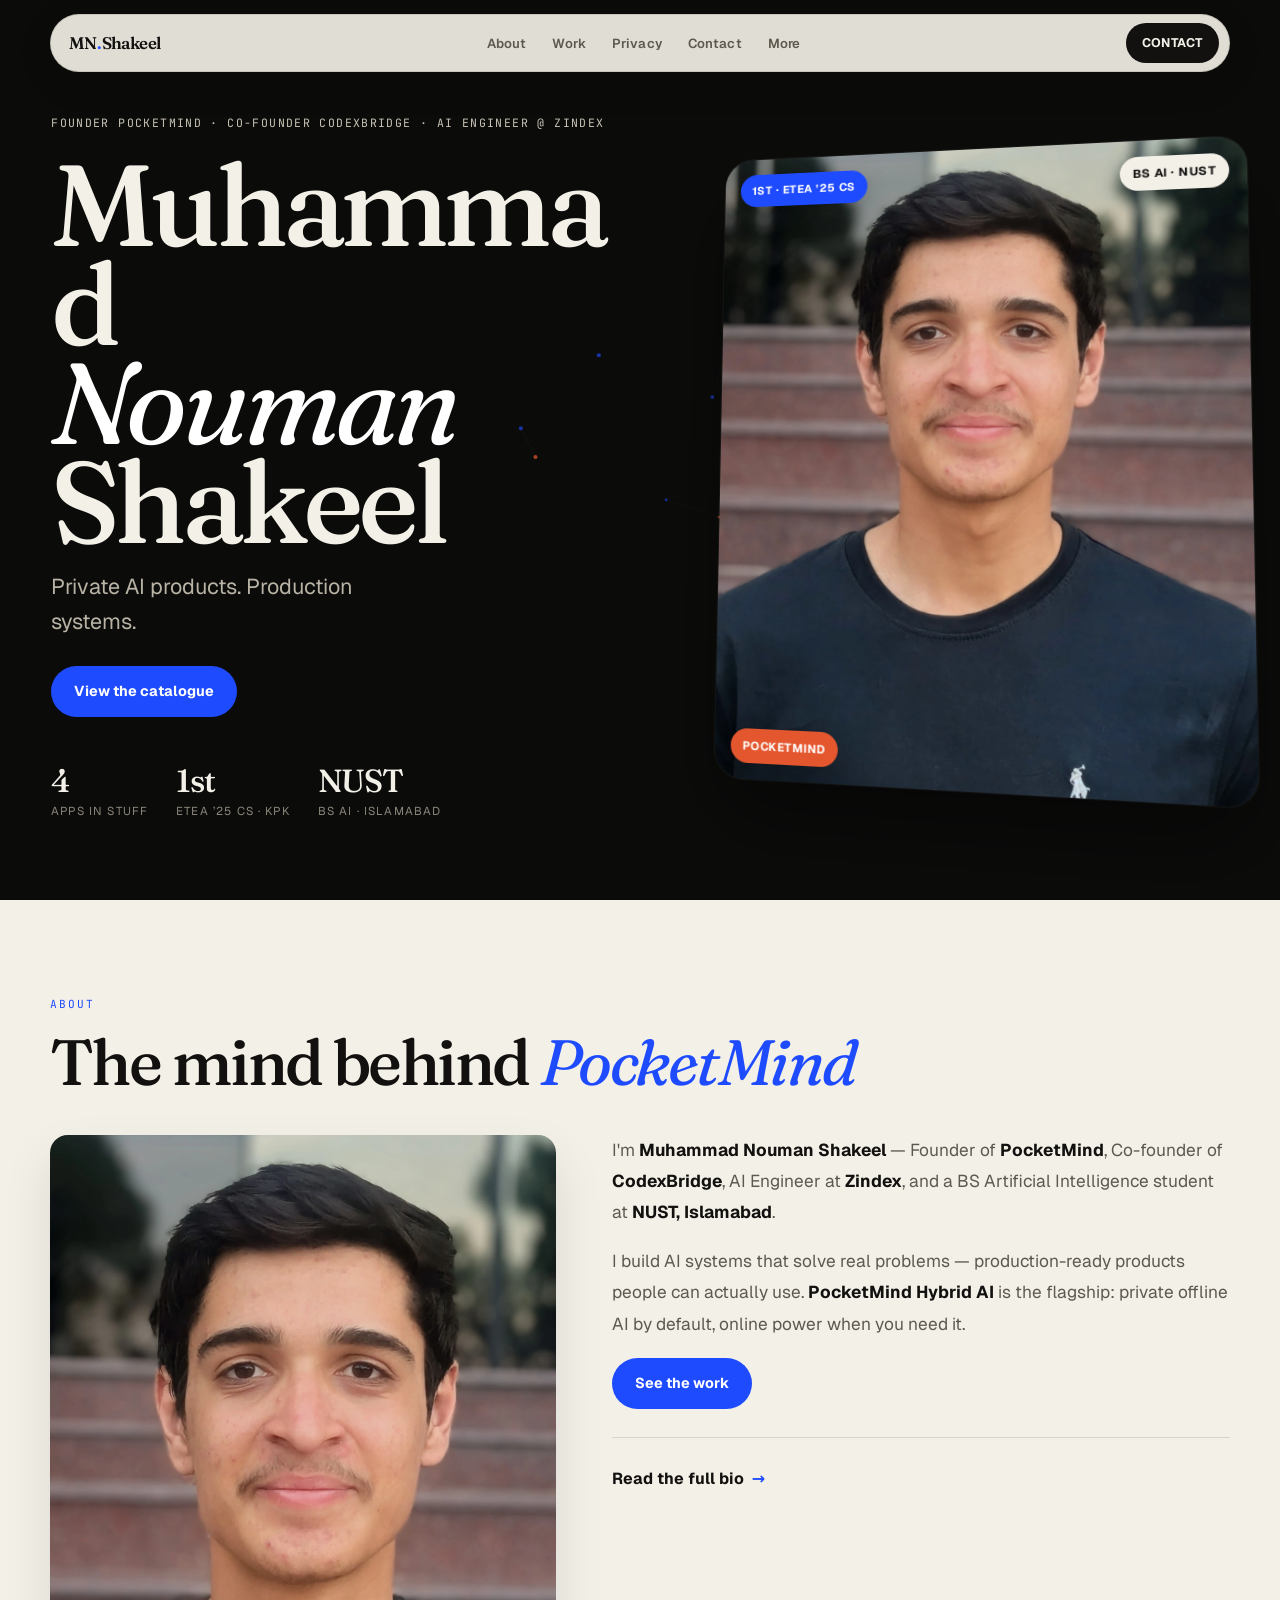
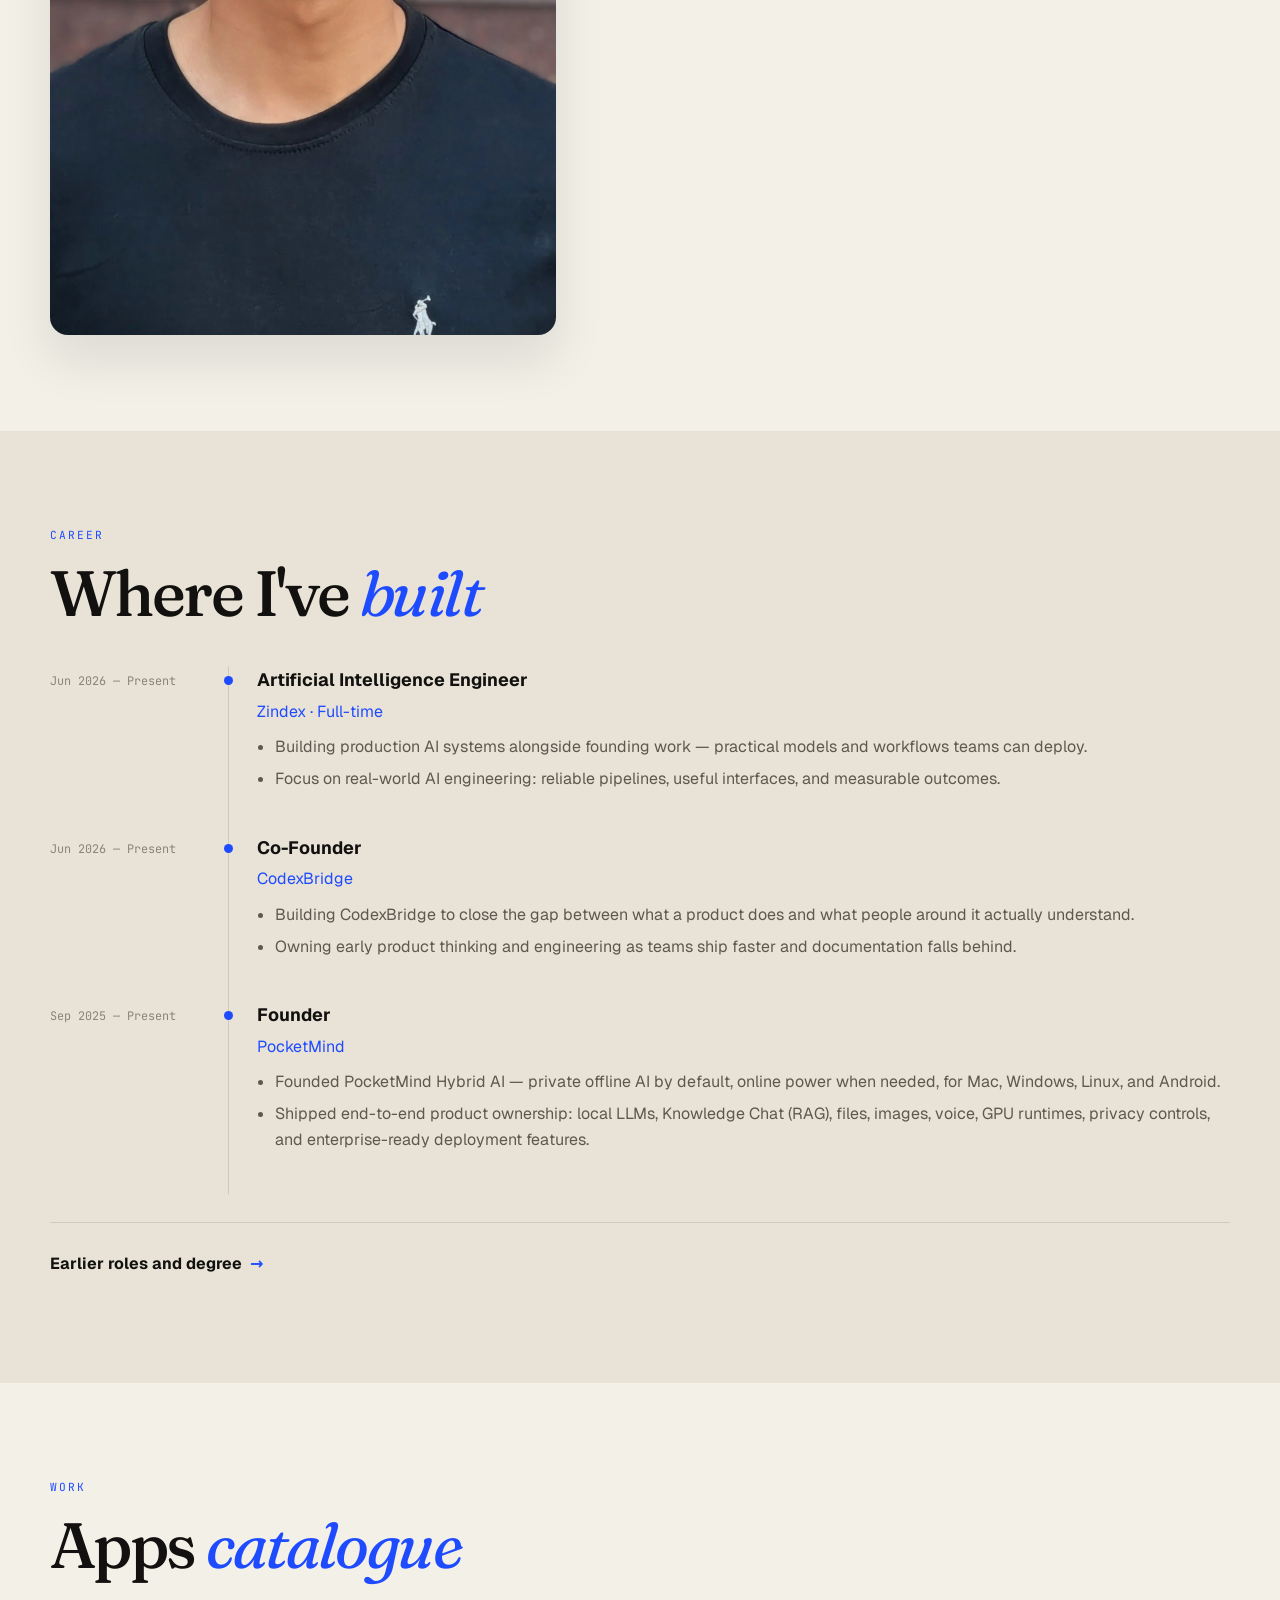
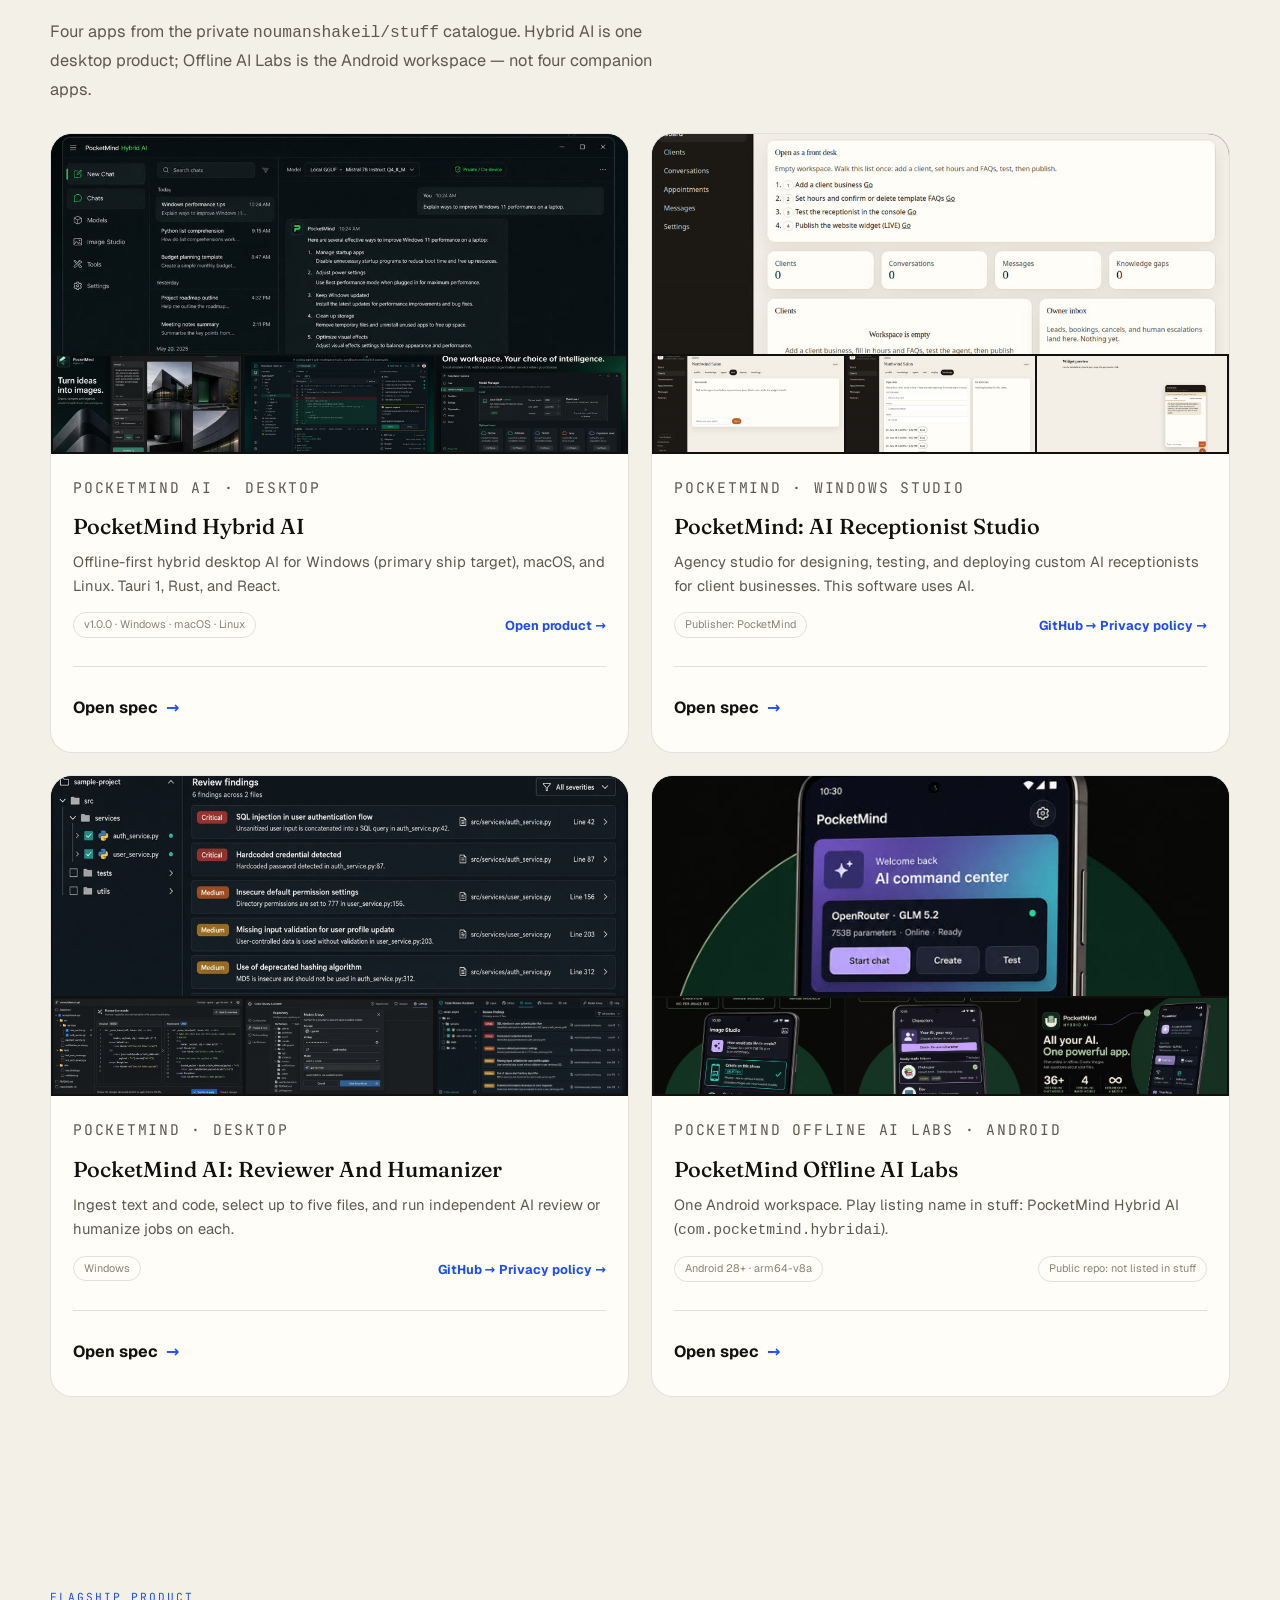
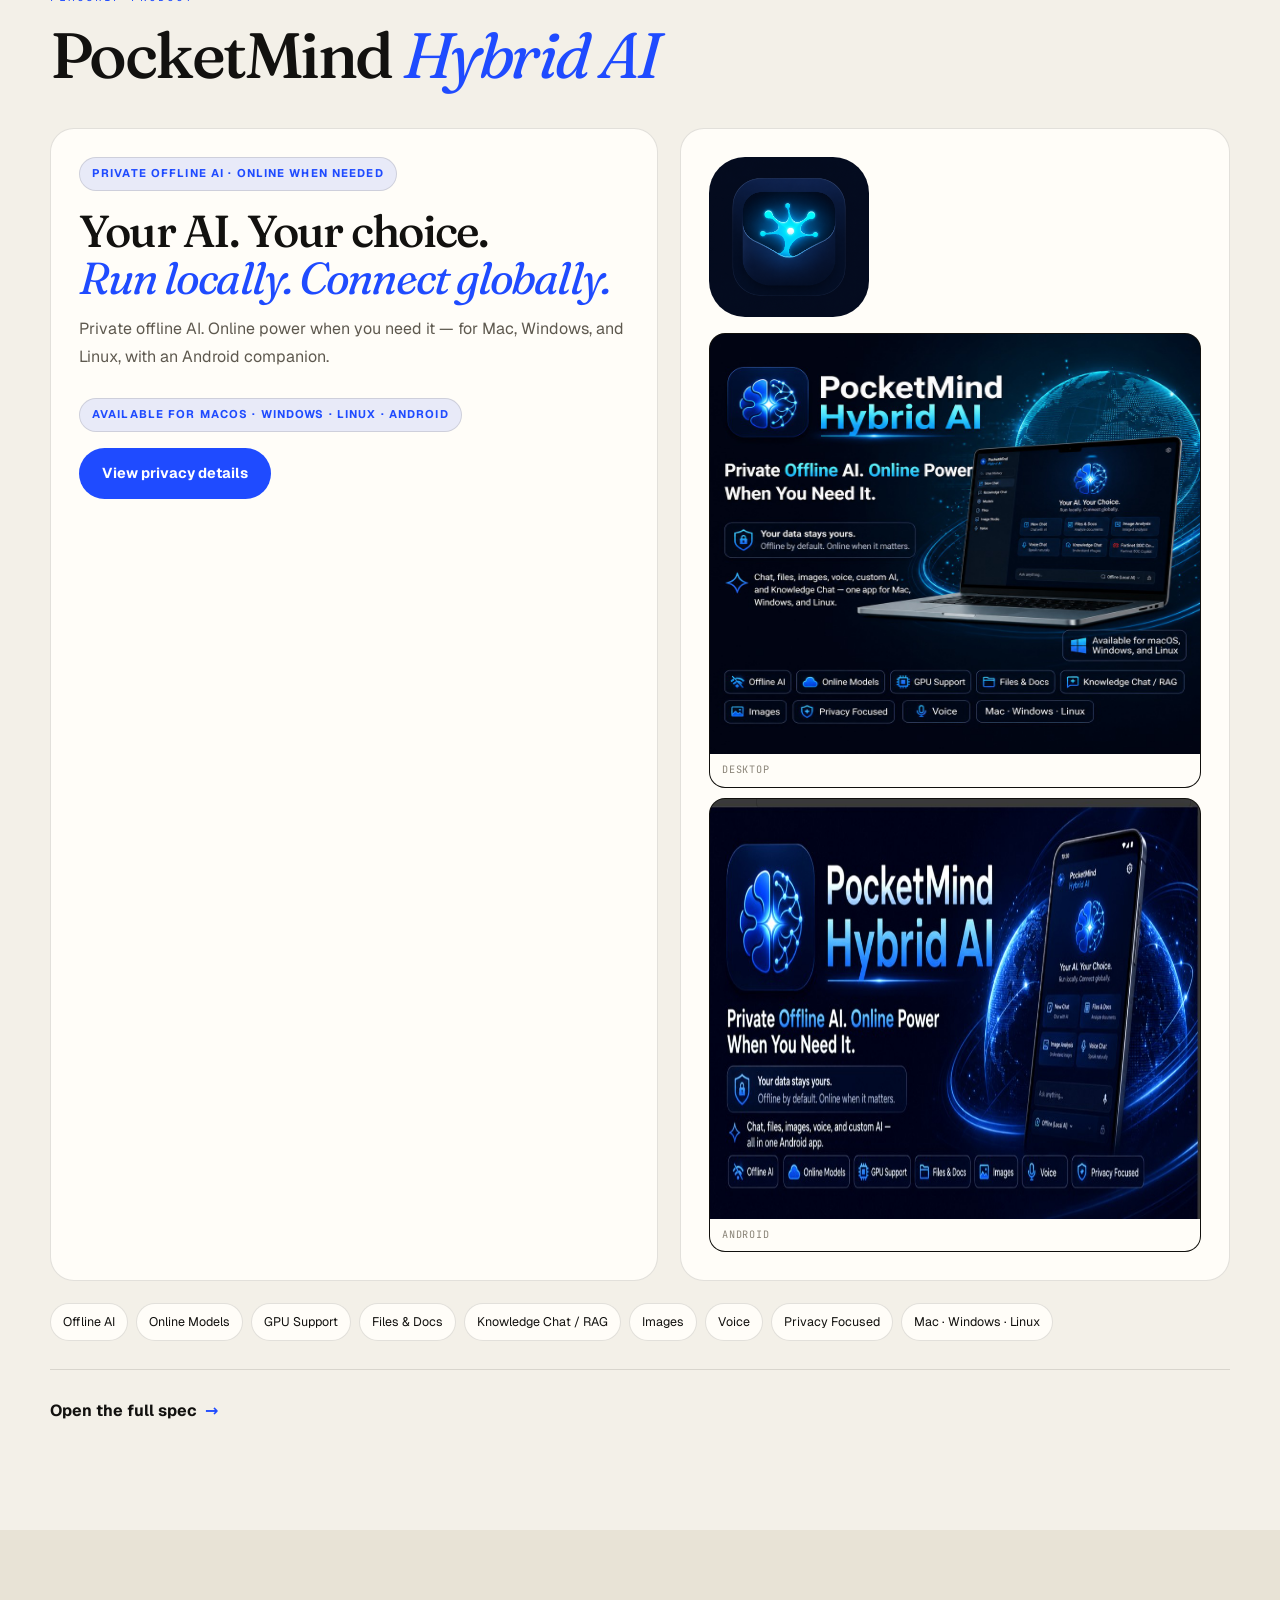
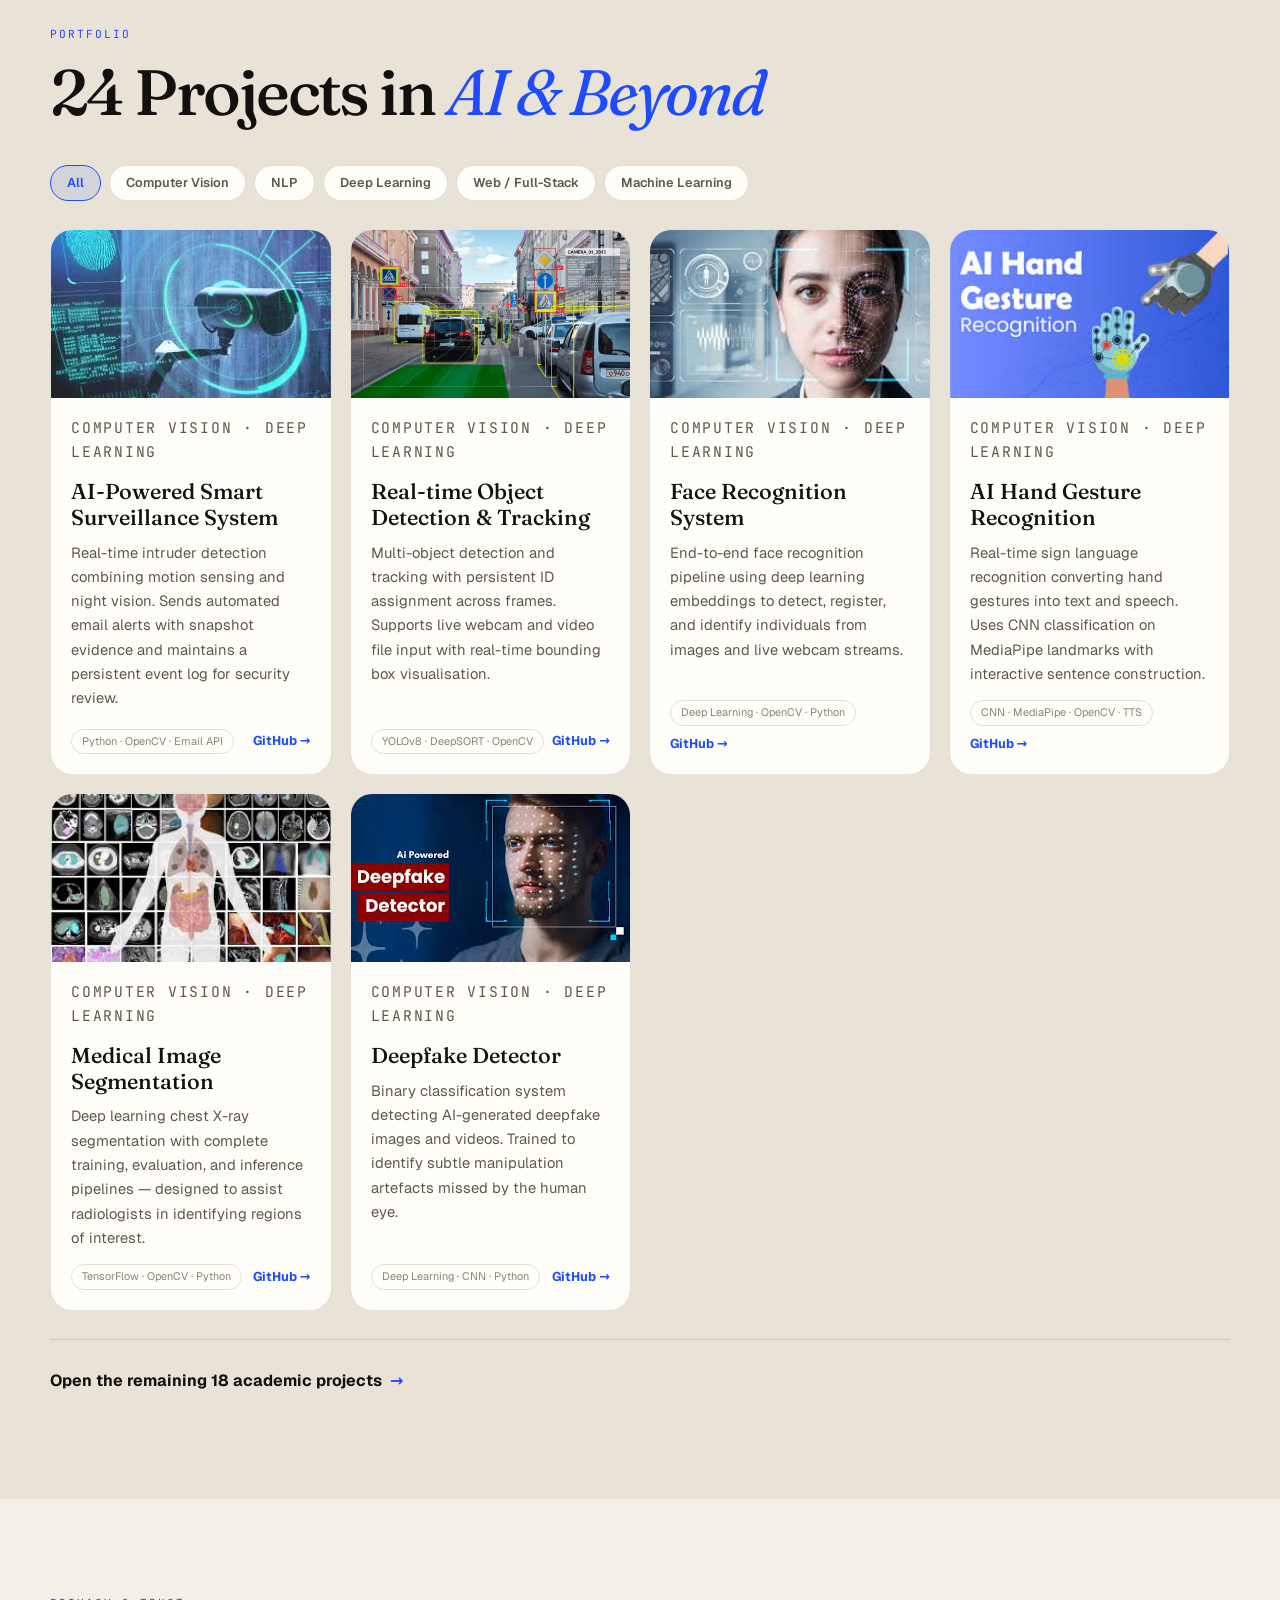
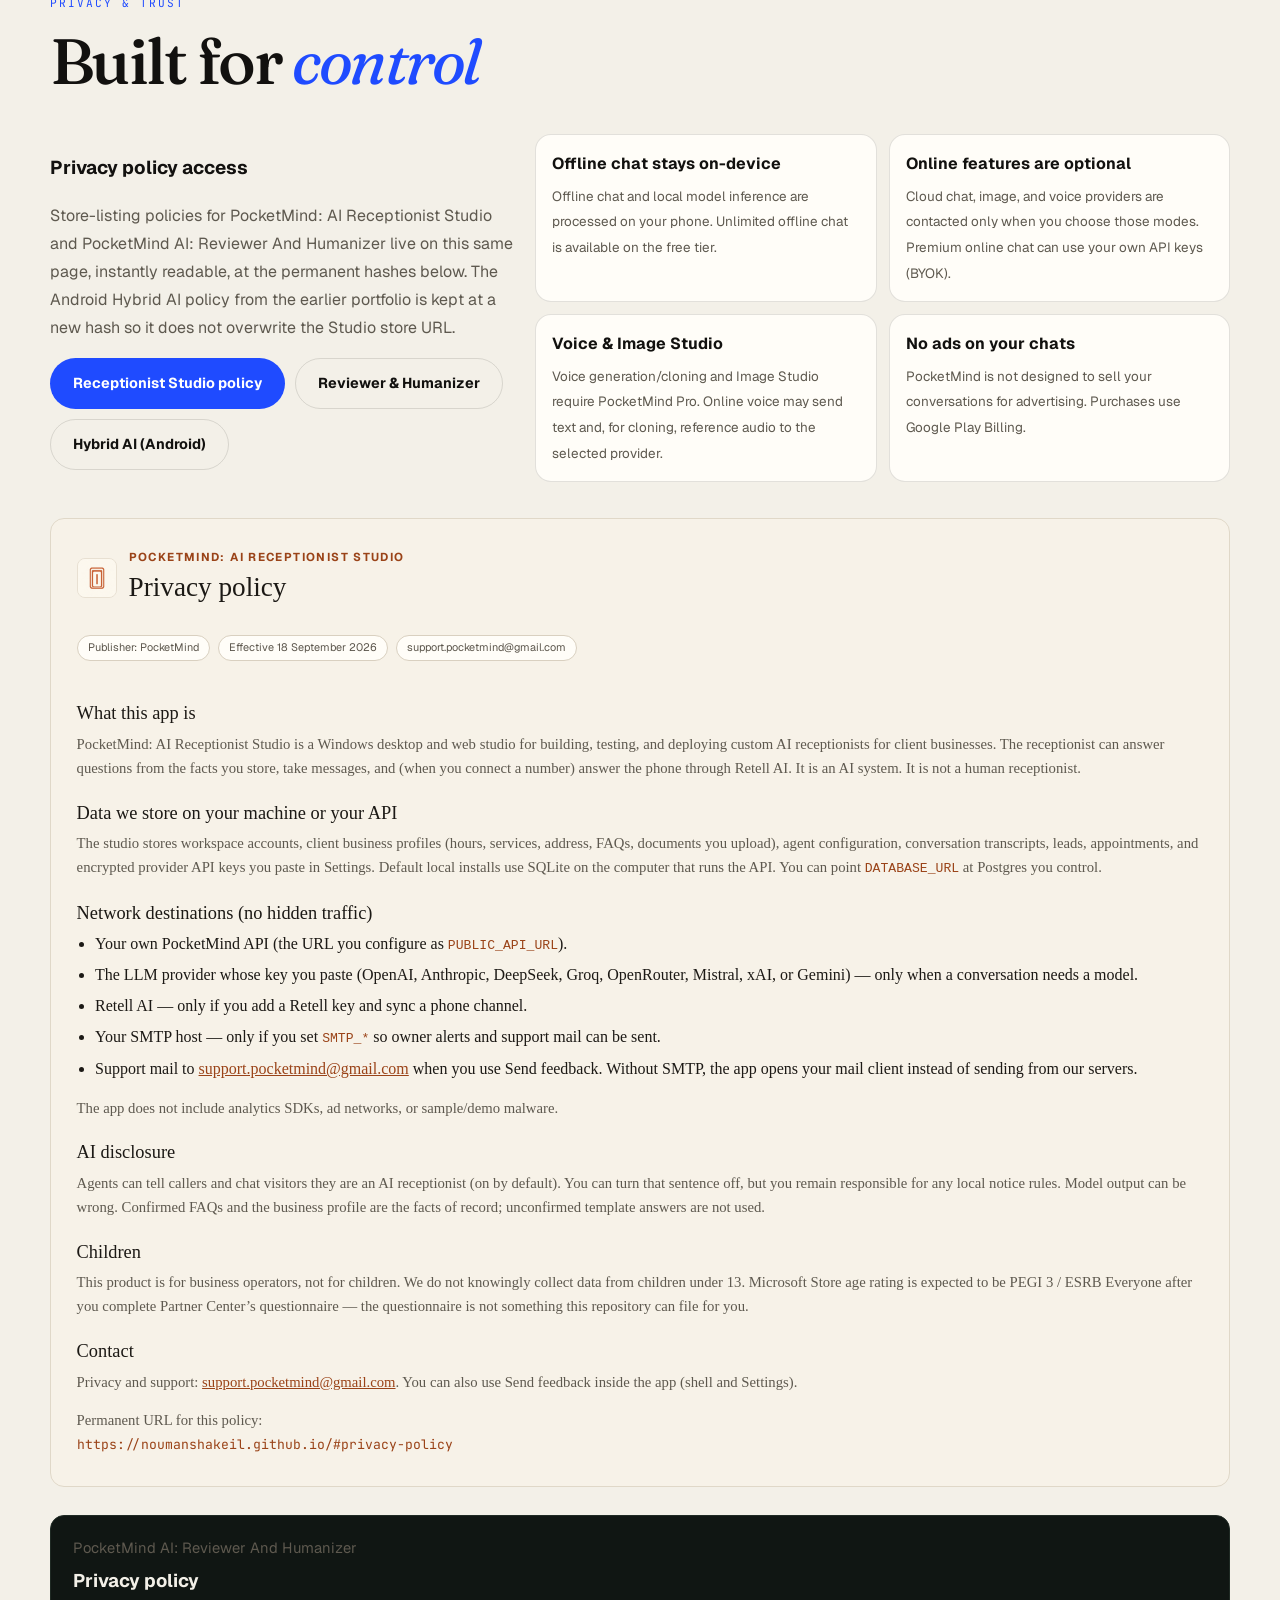
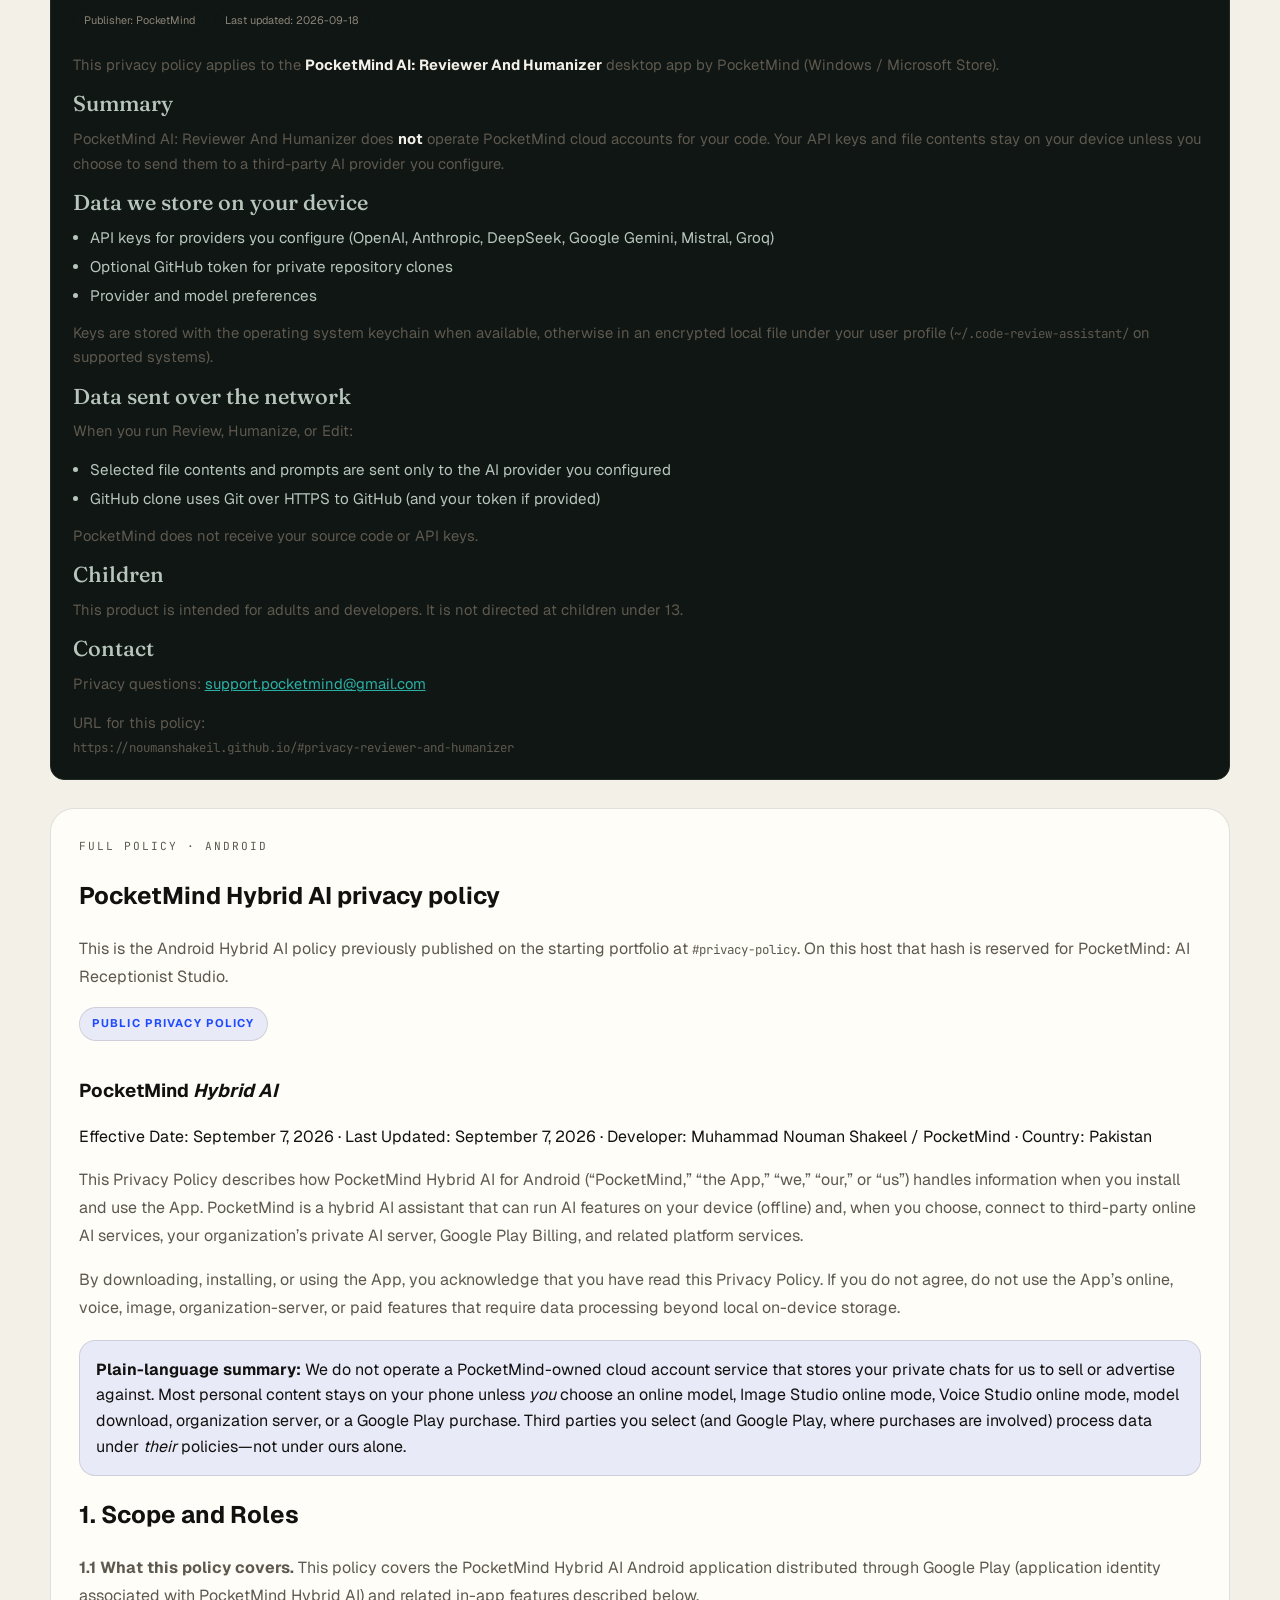
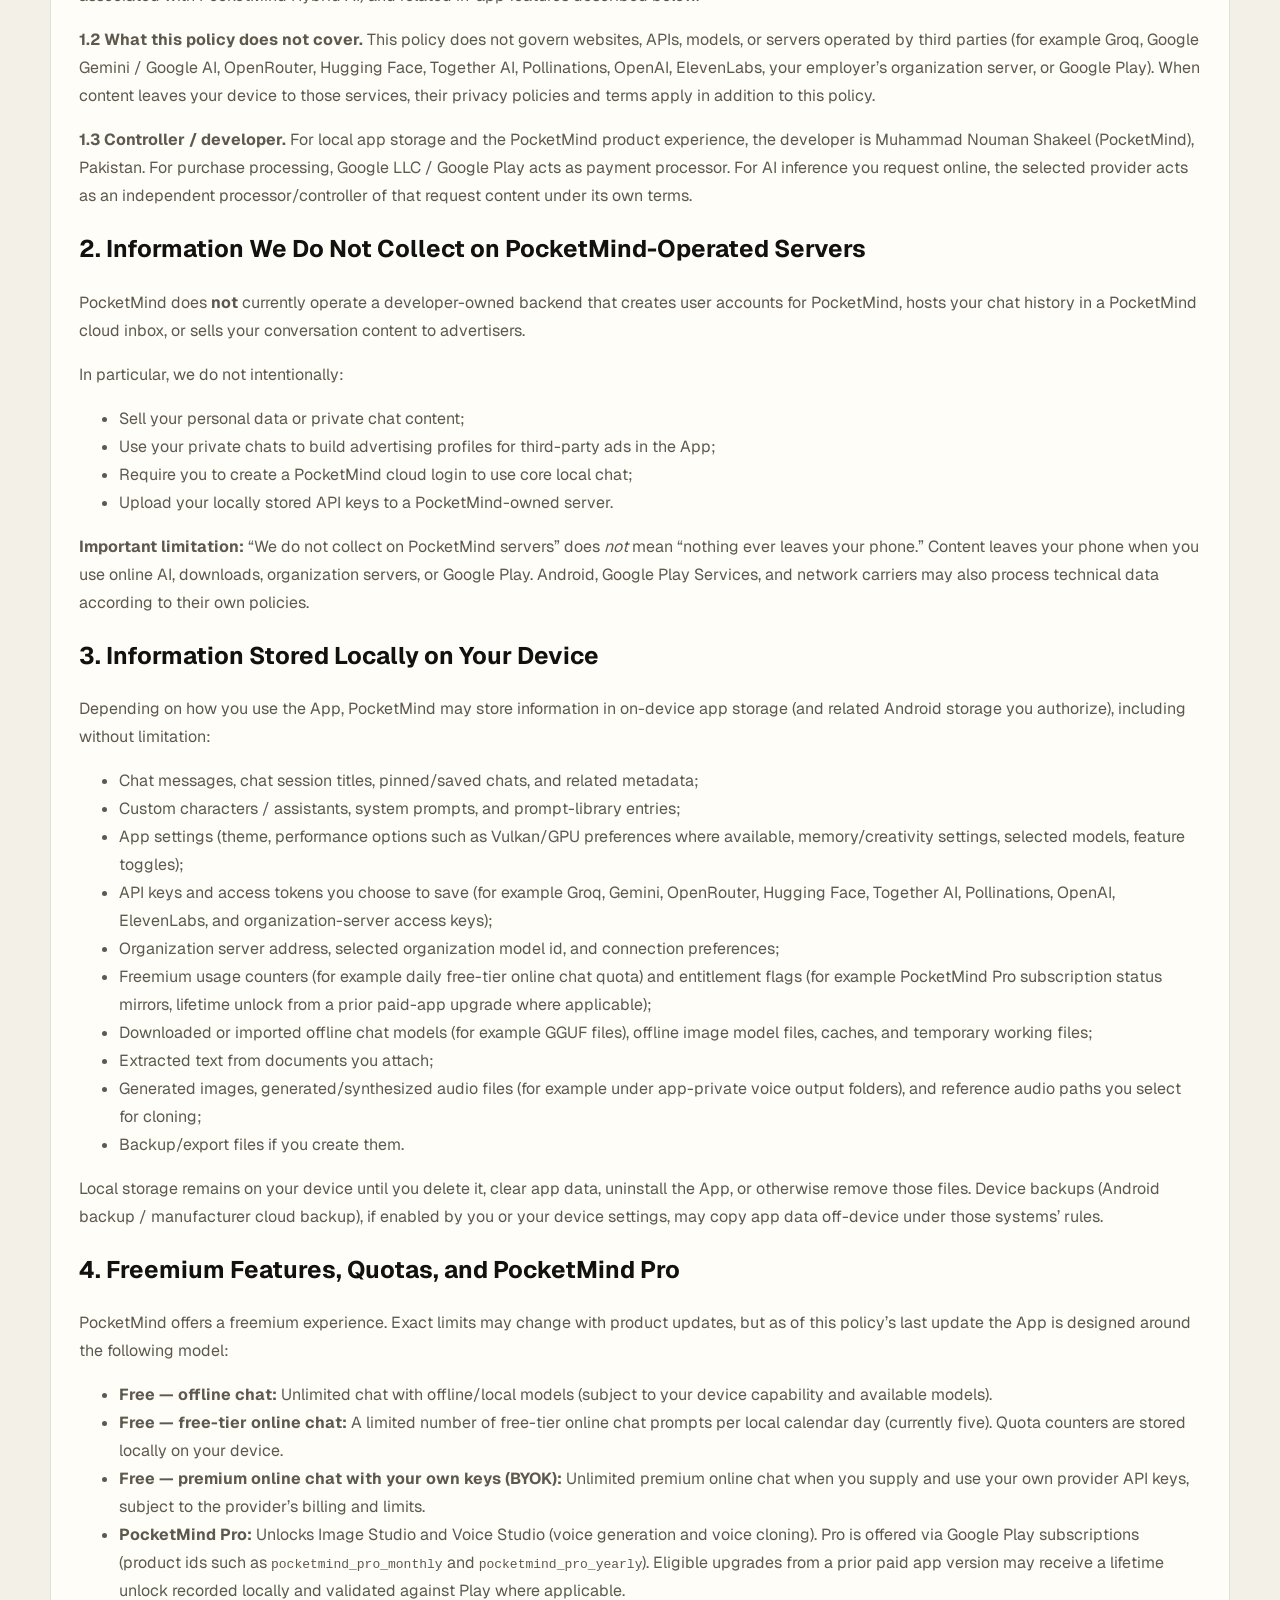
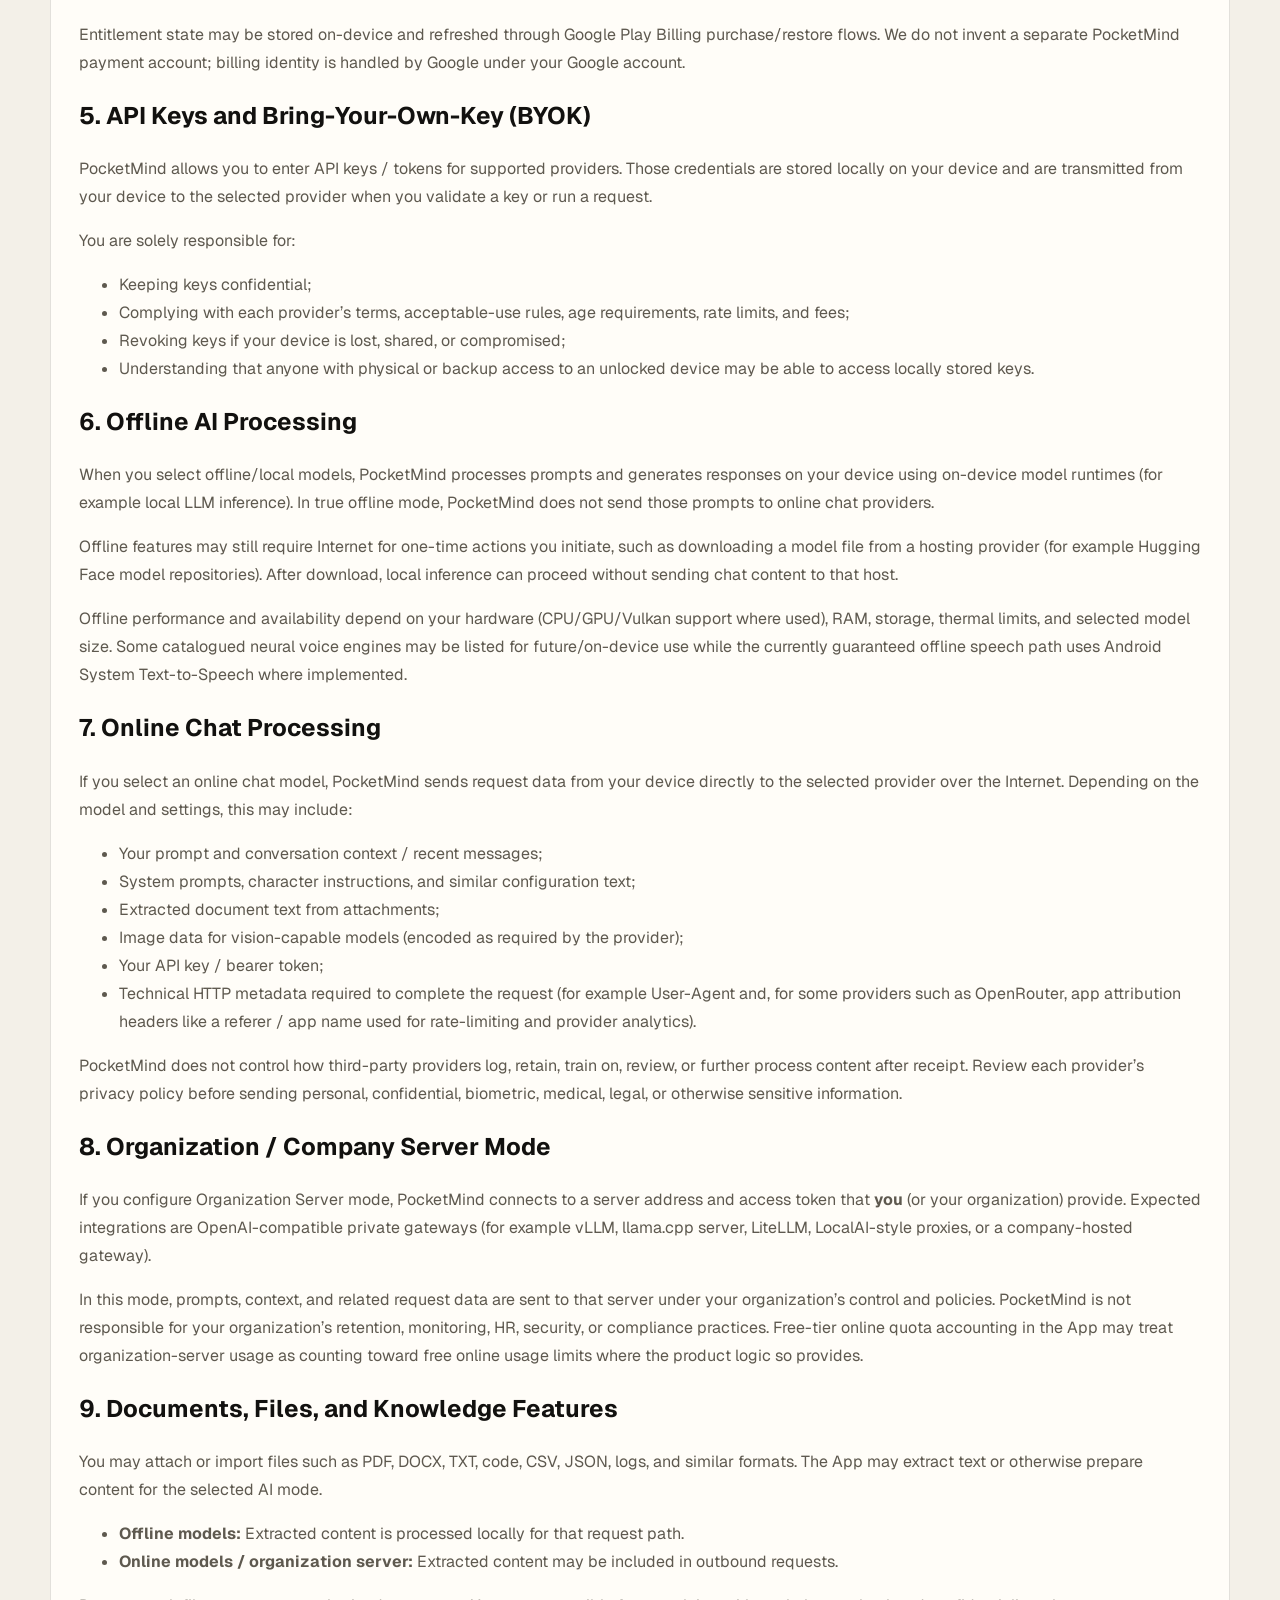
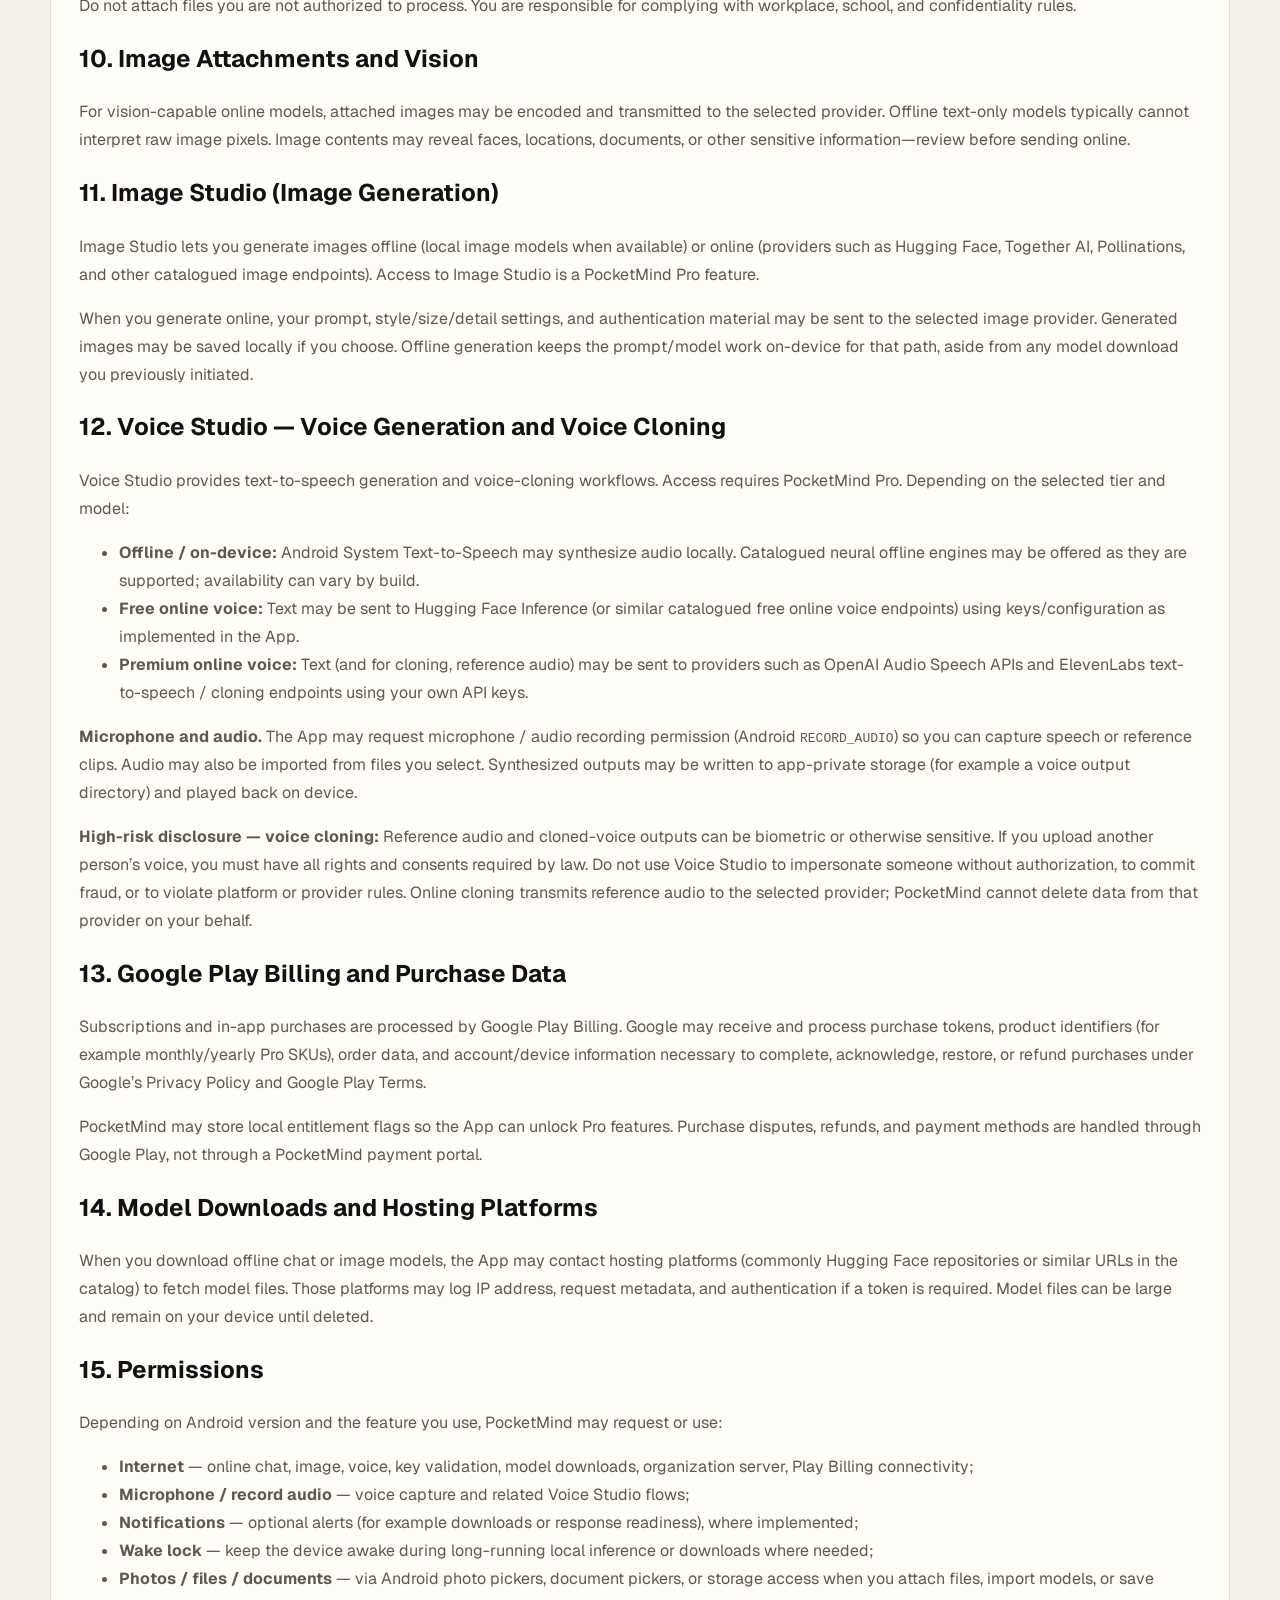
<file: index.html>
<!DOCTYPE html>
<html lang="en">
<head>
  <meta charset="utf-8">
  <meta name="viewport" content="width=device-width, initial-scale=1">
  <title>Muhammad Nouman Shakeel — Founder PocketMind · AI Engineer</title>
  <meta name="description" content="Muhammad Nouman Shakeel — Founder PocketMind, Co-founder CodexBridge, AI Engineer at Zindex. Private AI products, production systems, and an apps catalogue.">
  <link rel="icon" href="brand/pocketmind-logo-mark.png">
  <link rel="stylesheet" href="css/site.css">
</head>
<body>
  <a class="skip-link" href="#home">Skip to content</a>
  <div class="page">
  <header>
  <nav class="nav" aria-label="Site">
    <a class="nav-logo" href="#home">MN<span>.</span>Shakeel</a>
    <ul class="nav-links" id="nav-links">
      <li><a href="#about">About</a></li>
      <li><a href="#work">Work</a></li>
      <li><a href="#privacy">Privacy</a></li>
      <li><a href="#contact">Contact</a></li>
      <li class="nav-more">
        <details>
          <summary>More</summary>
          <div class="nav-more-panel">
            <a href="#experience">Experience</a>
            <a href="#pocketmind">PocketMind</a>
            <a href="#projects">Projects</a>
            <a href="#achievements">Honours</a>
            <a href="#certificates">Certificates</a>
          </div>
        </details>
      </li>
    </ul>
    <button class="nav-toggle" id="nav-toggle" type="button" aria-label="Open menu" aria-expanded="false">☰</button>
    <a class="nav-cta" href="https://wa.me/923405055603?text=Hi%20Nouman%2C%20I%20want%20to%20discuss%20an%20AI%20project." target="_blank" rel="noopener">Contact</a>
  </nav>
  </header>

  <main>
  <section class="hero" id="home">
    <canvas id="hero-canvas" aria-hidden="true"></canvas>
    <div class="hero-stage">
      <div class="hero-copy">
        <p class="hero-tag">Founder PocketMind · Co-founder CodexBridge · AI Engineer @ Zindex</p>
        <h1 class="hero-name">
          <span class="line">Muhammad</span>
          <span class="line serif">Nouman</span>
          <span class="line">Shakeel</span>
        </h1>
        <p class="hero-title">Private AI products. Production systems.</p>
        <div class="hero-actions">
          <a class="btn btn-primary" href="#work">View the catalogue</a>
        </div>
        <div class="hero-stats">
          <div><span class="stat-num">4</span><span class="stat-label">Apps in stuff</span></div>
          <div><span class="stat-num">1st</span><span class="stat-label">ETEA ’25 CS · KPK</span></div>
          <div><span class="stat-num">NUST</span><span class="stat-label">BS AI · Islamabad</span></div>
        </div>
      </div>
      <div class="hero-portrait">
        <div class="hero-portrait-plate">
          <img src="assets/img/portrait-nouman.png" alt="Muhammad Nouman Shakeel" width="800" height="800">
          <span class="hero-chip hero-chip-a">1st · ETEA ’25 CS</span>
          <span class="hero-chip hero-chip-b">BS AI · NUST</span>
          <span class="hero-chip hero-chip-c">PocketMind</span>
        </div>
      </div>
    </div>
  </section>

  <section class="section" id="about">
    <div class="section-inner" data-reveal>
      <p class="section-tag">About</p>
      <h2 class="section-title">The mind behind <em>PocketMind</em></h2>
      <div class="about-grid">
        <figure class="about-portrait">
          <img src="assets/img/portrait-nouman.png" alt="Muhammad Nouman Shakeel, founder of PocketMind" width="800" height="800">
        </figure>
        <div class="about-text">
          <p>I'm <strong>Muhammad Nouman Shakeel</strong> — Founder of <strong>PocketMind</strong>, Co-founder of <strong>CodexBridge</strong>, AI Engineer at <strong>Zindex</strong>, and a BS Artificial Intelligence student at <strong>NUST, Islamabad</strong>.</p>
          <p>I build AI systems that solve real problems — production-ready products people can actually use. <strong>PocketMind Hybrid AI</strong> is the flagship: private offline AI by default, online power when you need it.</p>
          <div class="hero-actions">
            <a class="btn btn-primary" href="#work">See the work</a>
          </div>
          <details class="layer" id="about-bio">
            <summary>Read the full bio</summary>
          <p>I build AI systems that solve real problems — not concepts, not notebooks, but production-ready products people can actually use. <strong>PocketMind Hybrid AI</strong> is my flagship: private offline AI by default, online power when you need it — for Mac, Windows, Linux, and Android.</p>
          <p>At <strong>CodexBridge</strong>, I'm closing the gap between what a product does and what teams actually understand as they ship faster. At <strong>Zindex</strong>, I build production-style AI systems in parallel with founding work.</p>
          <p>Beyond products, I topped <strong>ETEA ’25 CS</strong> (1st in KPK Computer Science), topped Pakistan <strong>twice in English Language Proficiency Olympiads</strong>, represented the country internationally in Turkey, and was named <strong>Student of the Year</strong> at The Peace College.</p>
        <div>
          <div class="skill-group">
            <p class="skill-group-title">Products &amp; Focus</p>
            <div class="skill-tags">
              <span class="skill-tag hl">PocketMind Hybrid AI</span>
              <span class="skill-tag hl">Offline / Local LLMs</span>
              <span class="skill-tag hl">Knowledge Chat / RAG</span>
              <span class="skill-tag">Desktop AI (Mac · Win · Linux)</span>
              <span class="skill-tag">Privacy-First AI</span>
              <span class="skill-tag">CodexBridge</span>
            </div>
          </div>
          <div class="skill-group">
            <p class="skill-group-title">Core AI / ML</p>
            <div class="skill-tags">
              <span class="skill-tag hl">Deep Learning</span>
              <span class="skill-tag hl">Computer Vision</span>
              <span class="skill-tag hl">NLP / LLMs</span>
              <span class="skill-tag">PyTorch</span>
              <span class="skill-tag">TensorFlow</span>
              <span class="skill-tag">OpenCV</span>
              <span class="skill-tag">llama.cpp</span>
            </div>
          </div>
          <div class="skill-group">
            <p class="skill-group-title">Engineering</p>
            <div class="skill-tags">
              <span class="skill-tag hl">Python</span>
              <span class="skill-tag">Rust / Tauri</span>
              <span class="skill-tag">Android / Kotlin</span>
              <span class="skill-tag">FastAPI</span>
              <span class="skill-tag">C++</span>
              <span class="skill-tag">SQL</span>
              <span class="skill-tag">Git / GitHub</span>
            </div>
          </div>
        </div>
          </details>
        </div>
      </div>
    </div>
  </section>

  <section class="section section-alt" id="experience">
    <div class="section-inner" data-reveal>
      <p class="section-tag">Career</p>
      <h2 class="section-title">Where I've <em>built</em></h2>
      <div class="exp-item">
        <div class="exp-date">Jun 2026 — Present</div>
        <div class="exp-content">
          <div class="exp-role">Artificial Intelligence Engineer</div>
          <div class="exp-company">Zindex · Full-time</div>
          <ul class="exp-bullets">
            <li>Building production AI systems alongside founding work — practical models and workflows teams can deploy.</li>
            <li>Focus on real-world AI engineering: reliable pipelines, useful interfaces, and measurable outcomes.</li>
          </ul>
        </div>
      </div>
      <div class="exp-item">
        <div class="exp-date">Jun 2026 — Present</div>
        <div class="exp-content">
          <div class="exp-role">Co-Founder</div>
          <div class="exp-company">CodexBridge</div>
          <ul class="exp-bullets">
            <li>Building CodexBridge to close the gap between what a product does and what people around it actually understand.</li>
            <li>Owning early product thinking and engineering as teams ship faster and documentation falls behind.</li>
          </ul>
        </div>
      </div>
      <div class="exp-item">
        <div class="exp-date">Sep 2025 — Present</div>
        <div class="exp-content">
          <div class="exp-role">Founder</div>
          <div class="exp-company">PocketMind</div>
          <ul class="exp-bullets">
            <li>Founded PocketMind Hybrid AI — private offline AI by default, online power when needed, for Mac, Windows, Linux, and Android.</li>
            <li>Shipped end-to-end product ownership: local LLMs, Knowledge Chat (RAG), files, images, voice, GPU runtimes, privacy controls, and enterprise-ready deployment features.</li>
          </ul>
        </div>
      </div>
      <details class="layer" id="experience-more">
        <summary>Earlier roles and degree</summary>
      <div class="exp-item">
        <div class="exp-date">Mar 2026 — Jun 2026</div>
        <div class="exp-content">
          <div class="exp-role">Machine Learning Engineer · Internship</div>
          <div class="exp-company">CodeAlpha</div>
          <ul class="exp-bullets">
            <li>Built ML models across NLP, computer vision, and audio — full lifecycle from data prep to evaluation.</li>
          </ul>
        </div>
      </div>
      <div class="exp-item">
        <div class="exp-date">Mar 2026 — Apr 2026</div>
        <div class="exp-content">
          <div class="exp-role">Artificial Intelligence Intern</div>
          <div class="exp-company">CodeAlpha</div>
          <ul class="exp-bullets">
            <li>Completed CodeAlpha’s AI internship focused on chatbot development, generative AI applications, and applied machine learning projects.</li>
            <li>Delivered production-style AI deliverables recognised with completion certificate and letter of recommendation (CA/DF1/32621).</li>
          </ul>
        </div>
      </div>
      <div class="exp-item">
        <div class="exp-date">Feb 2026 — Apr 2026</div>
        <div class="exp-content">
          <div class="exp-role">Machine Learning Engineer · Internship</div>
          <div class="exp-company">Arch Technologies</div>
          <ul class="exp-bullets">
            <li>Data preprocessing, feature engineering, and supervised ML models for practical applications.</li>
          </ul>
        </div>
      </div>
      <div class="exp-item">
        <div class="exp-date">2025 — 2029</div>
        <div class="exp-content">
          <div class="exp-role">BS Artificial Intelligence</div>
          <div class="exp-company">NUST Islamabad</div>
          <ul class="exp-bullets">
            <li>Coursework in machine learning, deep learning, computer vision, NLP, data structures, and software engineering.</li>
          </ul>
        </div>
      </div>
      </details>
    </div>
  </section>

  <section class="section" id="work">
    <div class="section-inner" data-reveal>
      <p class="section-tag" id="catalogue">Work</p>
      <h2 class="section-title">Apps <em>catalogue</em></h2>
      <p class="hero-desc">Four apps from the private <code>noumanshakeil/stuff</code> catalogue. Hybrid AI is one desktop product; Offline AI Labs is the Android workspace — not four companion apps.</p>
      <div class="catalogue-grid">
        <article class="card app-card">
  <div class="app-visual">
    <img class="app-hero-shot" src="assets/catalogue/hybrid-ai.jpg" alt="PocketMind Hybrid AI private chat" width="960" height="640" loading="lazy">
    <div class="app-film">
      <img src="assets/catalogue/hybrid/image-studio.jpg" alt="PocketMind Image Studio" width="640" height="360" loading="lazy">
      <img src="assets/catalogue/hybrid/pocketcode.jpg" alt="PocketCode agent workspace" width="640" height="360" loading="lazy">
      <img src="assets/catalogue/hybrid/models.jpg" alt="Hybrid models and runtimes" width="640" height="360" loading="lazy">
    </div>
  </div>
  <div class="card-body">
  <p class="card-kicker">PocketMind AI · Desktop</p>
  <h3>PocketMind Hybrid AI</h3>
  <p>Offline-first hybrid desktop AI for Windows (primary ship target), macOS, and Linux. Tauri 1, Rust, and React.</p>
  <div class="card-meta">
    <span class="pill">v1.0.0 · Windows · macOS · Linux</span>
    <span><a class="card-link" href="#pocketmind">Open product →</a></span>
  </div>
  <details class="layer" id="spec-hybrid">
    <summary>Open spec</summary>
    <p>Run local GGUF chat, index any folder for grounded Knowledge Chat (RAG), use PocketCode (agent + MCP), run Fortinet SOC Copilot workflows, manage llama.cpp runtimes (CPU / CUDA / Vulkan / Metal), and optionally connect online providers or an enterprise OpenAI-compatible server.</p>
  </details>
  </div>
</article>
<article class="card app-card">
  <div class="app-visual">
    <img class="app-hero-shot" src="assets/catalogue/receptionist-studio.jpg" alt="PocketMind: AI Receptionist Studio board" width="960" height="540" loading="lazy">
    <div class="app-film">
      <img src="assets/catalogue/receptionist/test-console.jpg" alt="Receptionist Studio test console" width="640" height="360" loading="lazy">
      <img src="assets/catalogue/receptionist/bookings.jpg" alt="Receptionist Studio bookings" width="640" height="360" loading="lazy">
      <img src="assets/catalogue/receptionist/widget.jpg" alt="Receptionist Studio website widget" width="640" height="360" loading="lazy">
    </div>
  </div>
  <div class="card-body">
  <p class="card-kicker">PocketMind · Windows studio</p>
  <h3>PocketMind: AI Receptionist Studio</h3>
  <p>Agency studio for designing, testing, and deploying custom AI receptionists for client businesses. This software uses AI.</p>
  <div class="card-meta">
    <span class="pill">Publisher: PocketMind</span>
    <span><a class="card-link" href="https://github.com/noumanshakeil/ai-receptionist-platform" target="_blank" rel="noopener">GitHub →</a> <a class="card-link" href="#privacy-policy">Privacy policy →</a></span>
  </div>
  <details class="layer" id="spec-studio">
    <summary>Open spec</summary>
    <p>The Windows app is a thin Electron shell around the same dashboard the API serves. Phone (Retell) is a channel on an existing agent, not a second product. Multi-client workspaces, business profiles, guided agent builder, in-app test console, embeddable widget, appointment book, and human escalation.</p>
  </details>
  </div>
</article>
<article class="card app-card">
  <div class="app-visual">
    <img class="app-hero-shot" src="assets/catalogue/reviewer-humanizer.jpg" alt="PocketMind AI Reviewer And Humanizer review screen" width="960" height="540" loading="lazy">
    <div class="app-film">
      <img src="assets/catalogue/reviewer/humanize.jpg" alt="Reviewer And Humanizer humanize mode" width="640" height="360" loading="lazy">
      <img src="assets/catalogue/reviewer/models-keys.jpg" alt="Models and API keys dialog" width="640" height="360" loading="lazy">
      <img src="assets/catalogue/reviewer-humanizer.jpg" alt="Reviewer And Humanizer review screen" width="640" height="360" loading="lazy">
    </div>
  </div>
  <div class="card-body">
  <p class="card-kicker">PocketMind · Desktop</p>
  <h3>PocketMind AI: Reviewer And Humanizer</h3>
  <p>Ingest text and code, select up to five files, and run independent AI review or humanize jobs on each.</p>
  <div class="card-meta">
    <span class="pill">Windows</span>
    <span><a class="card-link" href="https://github.com/noumanshakeil/code-review-assistant" target="_blank" rel="noopener">GitHub →</a> <a class="card-link" href="#privacy-reviewer-and-humanizer">Privacy policy →</a></span>
  </div>
  <details class="layer" id="spec-reviewer">
    <summary>Open spec</summary>
    <p>Built with Electron + React + TypeScript + Vite. Packages to Windows NSIS .exe, portable .exe, and MSIX/AppX. Secrets use the OS keychain with an AES-GCM encrypted file fallback. Paste snippets, open a folder, or clone a GitHub repo. File changes always require confirmation.</p>
  </details>
  </div>
</article>
<article class="card app-card">
  <div class="app-visual">
    <img class="app-hero-shot" src="assets/catalogue/offline-ai-labs.jpg" alt="PocketMind Offline AI Labs" width="640" height="960" loading="lazy">
    <div class="app-film">
      <img src="assets/catalogue/labs/04.jpg" alt="Offline AI Labs screen" width="640" height="360" loading="lazy">
      <img src="assets/catalogue/labs/07.jpg" alt="Offline AI Labs workspace" width="640" height="360" loading="lazy">
      <img src="assets/catalogue/labs/feature.jpg" alt="Offline AI Labs feature graphic" width="1024" height="500" loading="lazy">
    </div>
  </div>
  <div class="card-body">
  <p class="card-kicker">PocketMind Offline AI Labs · Android</p>
  <h3>PocketMind Offline AI Labs</h3>
  <p>One Android workspace. Play listing name in stuff: PocketMind Hybrid AI (<code>com.pocketmind.hybridai</code>).</p>
  <div class="card-meta">
    <span class="pill">Android 28+ · arm64-v8a</span>
    <span class="pill">Public repo: not listed in stuff</span>
  </div>
  <details class="layer" id="spec-labs">
    <summary>Open spec</summary>
    <p>Offline chat, online chat, photo and document understanding, Image Studio, voice generation and cloning, plus characters, prompts, backups, storage, and organization-server mode — not separate store apps. Store-style summary: PocketMind brings offline AI, online vision models, document analysis, custom characters, prompt templates, backups, storage management, image generation, and voice generation &amp; cloning into one polished mobile workspace.</p>
  </details>
  </div>
</article>
      </div>
    </div>
  </section>

  <section class="section" id="pocketmind">
    <div class="section-inner" data-reveal>
      <p class="section-tag">Flagship Product</p>
      <h2 class="section-title">PocketMind <em>Hybrid AI</em></h2>
      <div class="pm-hero">
        <div class="pm-panel">
          <div class="pm-kicker">Private Offline AI · Online When Needed</div>
          <h3 class="pm-title">Your AI. Your choice.<br><em>Run locally. Connect globally.</em></h3>
          <p class="pm-desc">Private offline AI. Online power when you need it — for Mac, Windows, and Linux, with an Android companion.</p>
          <p class="pm-kicker">Available for macOS · Windows · Linux · Android</p>
          <div class="pm-actions">
            <a class="btn btn-primary" href="#privacy">View privacy details</a>
          </div>
        </div>
        <div class="pm-panel">
          <img src="assets/img/pocketmind-logo.png" alt="PocketMind Hybrid AI logo" width="220" height="220" style="width:160px;height:160px;object-fit:cover;border-radius:36px;margin-bottom:16px">
          <div class="pm-shots">
            <figure>
              <img src="assets/img/pocketmind-desktop-banner.png" alt="PocketMind Hybrid AI desktop for Mac, Windows, and Linux" width="800" height="420" loading="lazy">
              <figcaption>Desktop</figcaption>
            </figure>
            <figure>
              <img src="assets/img/pocketmind-phone-banner.png" alt="PocketMind Hybrid AI on Android" width="800" height="420" loading="lazy">
              <figcaption>Android</figcaption>
            </figure>
          </div>
        </div>
      </div>
      <div class="pm-pills">
        <span>Offline AI</span><span>Online Models</span><span>GPU Support</span><span>Files &amp; Docs</span><span>Knowledge Chat / RAG</span><span>Images</span><span>Voice</span><span>Privacy Focused</span><span>Mac · Windows · Linux</span>
      </div>
      <details class="layer" id="pocketmind-spec">
        <summary>Open the full spec</summary>
      <p class="pm-desc">PocketMind Hybrid AI is a desktop-first AI workspace (Mac · Windows · Linux) with a polished Android companion. Run models locally with llama.cpp, attach documents, index folders with Knowledge Chat (RAG), analyze images, talk with voice, use GPU acceleration (Metal / CUDA / Vulkan), and connect online models only when you choose.</p>
      <div class="pm-feature-grid">
        <div class="pm-feature"><h3>Offline / Local AI</h3><p>Run models on your machine with llama.cpp. Prompts stay local when you choose offline mode — built for compliance, IP protection, and sensitive work.</p></div>
<div class="pm-feature"><h3>Online Models</h3><p>Connect Gemini, Groq, Hugging Face, Together AI, and more when you need cloud speed or vision — only when you opt in.</p></div>
<div class="pm-feature"><h3>Knowledge Chat (RAG)</h3><p>Index a folder and ask grounded questions with sources. Answers from your files — not guesswork from the open internet.</p></div>
<div class="pm-feature"><h3>Files &amp; Docs</h3><p>Attach PDFs, DOCX, text/code, CSV, JSON, logs, and work through documents in one clean workflow.</p></div>
<div class="pm-feature"><h3>Image Analysis &amp; Generation</h3><p>Understand screenshots, diagrams, and visuals. Generate images offline or via optional online providers.</p></div>
<div class="pm-feature"><h3>Voice Chat</h3><p>Talk instead of only typing — voice input, replies, and stop controls for natural hands-free use.</p></div>
<div class="pm-feature"><h3>Custom AI / Characters</h3><p>Personas and system prompts tuned to your workflow — assistants that match how you actually work.</p></div>
<div class="pm-feature"><h3>Fortinet SOC Copilot</h3><p>Triage, investigation support, reports, and company-knowledge search built for security teams.</p></div>
<div class="pm-feature"><h3>Enterprise Server Mode</h3><p>Point clients at your company’s private OpenAI-compatible endpoint — AI inside the company boundary.</p></div>
<div class="pm-feature"><h3>GPU + Runtime Manager</h3><p>Metal / CUDA / Vulkan with smart CPU fallback, plus diagnostics and recovery tools for real deployment.</p></div>
<div class="pm-feature"><h3>Backup, Storage &amp; Security</h3><p>Backup &amp; restore, storage controls, and security settings designed for real machines — not demos.</p></div>
<div class="pm-feature"><h3>Privacy-First Design</h3><p>Offline by default. Online only when it matters. No developer cloud collecting your private conversations.</p></div>
      </div>
      <div class="pm-panel" style="margin-top:22px">
        <h3>Desktop workspace + Android companion</h3>
        <p class="pm-desc" style="margin-bottom:0">The desktop app is the full PocketMind Hybrid AI workspace for Mac, Windows, and Linux — sidebar navigation for Chat History, Knowledge Chat, Models, Files, Image Studio, and Voice, with action tiles for day-to-day work including Fortinet SOC Copilot. Android brings the same hybrid privacy model to a portable form factor. One product family: private local intelligence, online power on demand.</p>
      </div>
      </details>
    </div>
  </section>

  <section class="section section-alt" id="projects">
    <div class="section-inner" data-reveal>
      <p class="section-tag">Portfolio</p>
      <h2 class="section-title">24 Projects in <em>AI &amp; Beyond</em></h2>
      <div class="filters" id="project-filters" role="group" aria-label="Filter projects">
        <button class="filter-btn is-active" type="button" data-filter="all" aria-pressed="true">All</button>
        <button class="filter-btn" type="button" data-filter="cv" aria-pressed="false">Computer Vision</button>
        <button class="filter-btn" type="button" data-filter="nlp" aria-pressed="false">NLP</button>
        <button class="filter-btn" type="button" data-filter="dl" aria-pressed="false">Deep Learning</button>
        <button class="filter-btn" type="button" data-filter="web" aria-pressed="false">Web / Full-Stack</button>
        <button class="filter-btn" type="button" data-filter="ml" aria-pressed="false">Machine Learning</button>
      </div>
      <div class="projects-grid">
        <article class="card project-card" data-tags="cv dl">
  <img src="assets/screenshots/project-1.jpg" alt="AI-Powered Smart Surveillance System" width="640" height="360" loading="lazy">
  <div class="card-body">
    <p class="card-kicker">Computer Vision · Deep Learning</p>
    <h3>AI-Powered Smart Surveillance System</h3>
    <p>Real-time intruder detection combining motion sensing and night vision. Sends automated email alerts with snapshot evidence and maintains a persistent event log for security review.</p>
    <div class="card-meta">
      <span class="pill">Python · OpenCV · Email API</span>
      <a class="card-link" href="https://github.com/noumanshakeil/AI-Powered-Smart-Surveillance-System" target="_blank" rel="noopener">GitHub →</a>
    </div>
  </div>
</article>
<article class="card project-card" data-tags="cv dl">
  <img src="assets/screenshots/project-2.jpg" alt="Real-time Object Detection &amp; Tracking" width="640" height="360" loading="lazy">
  <div class="card-body">
    <p class="card-kicker">Computer Vision · Deep Learning</p>
    <h3>Real-time Object Detection &amp; Tracking</h3>
    <p>Multi-object detection and tracking with persistent ID assignment across frames. Supports live webcam and video file input with real-time bounding box visualisation.</p>
    <div class="card-meta">
      <span class="pill">YOLOv8 · DeepSORT · OpenCV</span>
      <a class="card-link" href="https://github.com/noumanshakeil/CodeAlpha_object-detection-system" target="_blank" rel="noopener">GitHub →</a>
    </div>
  </div>
</article>
<article class="card project-card" data-tags="cv dl">
  <img src="assets/screenshots/project-3.jpg" alt="Face Recognition System" width="640" height="360" loading="lazy">
  <div class="card-body">
    <p class="card-kicker">Computer Vision · Deep Learning</p>
    <h3>Face Recognition System</h3>
    <p>End-to-end face recognition pipeline using deep learning embeddings to detect, register, and identify individuals from images and live webcam streams.</p>
    <div class="card-meta">
      <span class="pill">Deep Learning · OpenCV · Python</span>
      <a class="card-link" href="https://github.com/noumanshakeil/Face-detection-system" target="_blank" rel="noopener">GitHub →</a>
    </div>
  </div>
</article>
<article class="card project-card" data-tags="cv dl">
  <img src="assets/screenshots/project-4.jpg" alt="AI Hand Gesture Recognition" width="640" height="360" loading="lazy">
  <div class="card-body">
    <p class="card-kicker">Computer Vision · Deep Learning</p>
    <h3>AI Hand Gesture Recognition</h3>
    <p>Real-time sign language recognition converting hand gestures into text and speech. Uses CNN classification on MediaPipe landmarks with interactive sentence construction.</p>
    <div class="card-meta">
      <span class="pill">CNN · MediaPipe · OpenCV · TTS</span>
      <a class="card-link" href="https://github.com/noumanshakeil/AI-hand-gesture-recognition" target="_blank" rel="noopener">GitHub →</a>
    </div>
  </div>
</article>
<article class="card project-card" data-tags="cv dl">
  <img src="assets/screenshots/project-5.jpg" alt="Medical Image Segmentation" width="640" height="360" loading="lazy">
  <div class="card-body">
    <p class="card-kicker">Computer Vision · Deep Learning</p>
    <h3>Medical Image Segmentation</h3>
    <p>Deep learning chest X-ray segmentation with complete training, evaluation, and inference pipelines — designed to assist radiologists in identifying regions of interest.</p>
    <div class="card-meta">
      <span class="pill">TensorFlow · OpenCV · Python</span>
      <a class="card-link" href="https://github.com/noumanshakeil/medical-image-segmentation" target="_blank" rel="noopener">GitHub →</a>
    </div>
  </div>
</article>
<article class="card project-card" data-tags="cv dl">
  <img src="assets/screenshots/project-6.jpg" alt="Deepfake Detector" width="640" height="360" loading="lazy">
  <div class="card-body">
    <p class="card-kicker">Computer Vision · Deep Learning</p>
    <h3>Deepfake Detector</h3>
    <p>Binary classification system detecting AI-generated deepfake images and videos. Trained to identify subtle manipulation artefacts missed by the human eye.</p>
    <div class="card-meta">
      <span class="pill">Deep Learning · CNN · Python</span>
      <a class="card-link" href="https://github.com/noumanshakeil/deepfake-detector" target="_blank" rel="noopener">GitHub →</a>
    </div>
  </div>
</article>
      </div>
      <details class="layer" id="projects-all">
        <summary>Open the remaining 18 academic projects</summary>
      <div class="projects-grid">
<article class="card project-card" data-tags="cv">
  <img src="assets/screenshots/project-7.jpg" alt="Cartoonify Image" width="640" height="360" loading="lazy">
  <div class="card-body">
    <p class="card-kicker">Computer Vision</p>
    <h3>Cartoonify Image</h3>
    <p>Computer vision pipeline transforming photos into cartoon artwork using adaptive thresholding and bilateral filtering — a clean showcase of classical image processing without deep learning.</p>
    <div class="card-meta">
      <span class="pill">OpenCV · Bilateral Filtering · Python</span>
      <a class="card-link" href="https://github.com/noumanshakeil/cartoonify-image" target="_blank" rel="noopener">GitHub →</a>
    </div>
  </div>
</article>
<article class="card project-card" data-tags="dl nlp">
  <img src="assets/screenshots/project-8.jpg" alt="Emotion Recognition from Speech" width="640" height="360" loading="lazy">
  <div class="card-body">
    <p class="card-kicker">Deep Learning · NLP</p>
    <h3>Emotion Recognition from Speech</h3>
    <p>Speech emotion recognition extracting MFCC, Chroma, and Mel Spectrogram features from audio. Trained on RAVDESS to classify emotions like happiness, sadness, anger, and fear.</p>
    <div class="card-meta">
      <span class="pill">Librosa · MFCC · RAVDESS · Neural Network</span>
      <a class="card-link" href="https://github.com/noumanshakeil/CodeAlpha_emotion-recognition-from-speech" target="_blank" rel="noopener">GitHub →</a>
    </div>
  </div>
</article>
<article class="card project-card" data-tags="dl">
  <img src="assets/screenshots/project-9.jpg" alt="AI Music Generation (LSTM)" width="640" height="360" loading="lazy">
  <div class="card-body">
    <p class="card-kicker">Deep Learning</p>
    <h3>AI Music Generation (LSTM)</h3>
    <p>LSTM network trained on classical MIDI datasets to compose original melodies. Features an automated generation pipeline producing novel musical sequences.</p>
    <div class="card-meta">
      <span class="pill">LSTM · MIDI · TensorFlow</span>
      <a class="card-link" href="https://github.com/noumanshakeil/CodeAlpha_Music-generation-AI" target="_blank" rel="noopener">GitHub →</a>
    </div>
  </div>
</article>
<article class="card project-card" data-tags="dl cv">
  <img src="assets/screenshots/project-10.jpg" alt="Handwritten Digit Recognizer" width="640" height="360" loading="lazy">
  <div class="card-body">
    <p class="card-kicker">Deep Learning · Computer Vision</p>
    <h3>Handwritten Digit Recognizer</h3>
    <p>CNN digit recogniser with a live Tkinter GUI canvas. Draw any digit with your mouse and receive instant model predictions from a network trained on MNIST.</p>
    <div class="card-meta">
      <span class="pill">CNN · MNIST · Tkinter</span>
      <a class="card-link" href="https://github.com/noumanshakeil/handwritten-digit-recognizer" target="_blank" rel="noopener">GitHub →</a>
    </div>
  </div>
</article>
<article class="card project-card" data-tags="dl cv">
  <img src="assets/screenshots/project-11.jpg" alt="Image Recognition Model" width="640" height="360" loading="lazy">
  <div class="card-body">
    <p class="card-kicker">Deep Learning · Computer Vision</p>
    <h3>Image Recognition Model</h3>
    <p>Modular image classification system with reproducible training pipelines, evaluation scripts, and a custom inference interface for classifying objects in unseen images.</p>
    <div class="card-meta">
      <span class="pill">Deep Learning · TensorFlow · Python</span>
      <a class="card-link" href="https://github.com/noumanshakeil/Image-Recognition-Model" target="_blank" rel="noopener">GitHub →</a>
    </div>
  </div>
</article>
<article class="card project-card" data-tags="nlp ml">
  <img src="assets/screenshots/project-12.jpg" alt="AI Resume Matcher" width="640" height="360" loading="lazy">
  <div class="card-body">
    <p class="card-kicker">NLP · Machine Learning</p>
    <h3>AI Resume Matcher</h3>
    <p>Full-stack NLP application that parses resumes, extracts skills, and semantically ranks candidates against job descriptions using Sentence-BERT embeddings.</p>
    <div class="card-meta">
      <span class="pill">Sentence-BERT · NLP · FastAPI</span>
      <a class="card-link" href="https://github.com/noumanshakeil/AI-Resume-Matcher" target="_blank" rel="noopener">GitHub →</a>
    </div>
  </div>
</article>
<article class="card project-card" data-tags="nlp web">
  <img src="assets/screenshots/project-13.jpg" alt="Intelligent Phone Recommendation Chatbot" width="640" height="360" loading="lazy">
  <div class="card-body">
    <p class="card-kicker">NLP · Web / Full-Stack</p>
    <h3>Intelligent Phone Recommendation Chatbot</h3>
    <p>Production-ready AI chatbot delivering personalised phone recommendations via natural language, powered by Groq AI through a high-performance FastAPI backend.</p>
    <div class="card-meta">
      <span class="pill">FastAPI · Groq AI · HTML/JS</span>
      <a class="card-link" href="https://github.com/noumanshakeil/Intelligent-Phone-Recommendation-Chatbot" target="_blank" rel="noopener">GitHub →</a>
    </div>
  </div>
</article>
<article class="card project-card" data-tags="nlp web">
  <img src="assets/screenshots/project-14.jpg" alt="FAQ Chatbot (NLP)" width="640" height="360" loading="lazy">
  <div class="card-body">
    <p class="card-kicker">NLP · Web / Full-Stack</p>
    <h3>FAQ Chatbot (NLP)</h3>
    <p>NLP chatbot using TF-IDF vectorisation and cosine similarity to match user queries to the best answers in a product knowledge base, deployed with a Flask web interface.</p>
    <div class="card-meta">
      <span class="pill">TF-IDF · Cosine Similarity · Flask</span>
      <a class="card-link" href="https://github.com/noumanshakeil/CodeAlpha_faq-chatbot" target="_blank" rel="noopener">GitHub →</a>
    </div>
  </div>
</article>
<article class="card project-card" data-tags="nlp web">
  <img src="assets/screenshots/project-15.jpg" alt="Language Translation Web App" width="640" height="360" loading="lazy">
  <div class="card-body">
    <p class="card-kicker">NLP · Web / Full-Stack</p>
    <h3>Language Translation Web App</h3>
    <p>Real-time translation web app supporting English, Urdu, Spanish, and French, with a dynamic JS frontend and Flask backend for instant multi-language translation.</p>
    <div class="card-meta">
      <span class="pill">Flask · JavaScript · Google Translate API</span>
      <a class="card-link" href="https://github.com/noumanshakeil/CodeAlpha_language-translator" target="_blank" rel="noopener">GitHub →</a>
    </div>
  </div>
</article>
<article class="card project-card" data-tags="nlp ml">
  <img src="assets/screenshots/project-16.jpg" alt="Spam Email Detector" width="640" height="360" loading="lazy">
  <div class="card-body">
    <p class="card-kicker">NLP · Machine Learning</p>
    <h3>Spam Email Detector</h3>
    <p>ML spam classifier trained on 5,574 real SMS/email samples using TF-IDF and ensemble methods, with a Flask API for real-time ham/spam classification.</p>
    <div class="card-meta">
      <span class="pill">TF-IDF · Ensemble ML · Flask</span>
      <a class="card-link" href="https://github.com/noumanshakeil/spam-email-detector" target="_blank" rel="noopener">GitHub →</a>
    </div>
  </div>
</article>
<article class="card project-card" data-tags="ml">
  <img src="assets/screenshots/project-17.jpg" alt="Credit Scoring Model" width="640" height="360" loading="lazy">
  <div class="card-body">
    <p class="card-kicker">Machine Learning</p>
    <h3>Credit Scoring Model</h3>
    <p>Credit scoring system using financial history and engineered ratios to predict borrower creditworthiness. Benchmarks multiple classifiers with comprehensive evaluation reports.</p>
    <div class="card-meta">
      <span class="pill">Scikit-learn · Feature Engineering</span>
      <a class="card-link" href="https://github.com/noumanshakeil/CodeAlpha_credit-scoring-model" target="_blank" rel="noopener">GitHub →</a>
    </div>
  </div>
</article>
<article class="card project-card" data-tags="ml">
  <img src="assets/screenshots/project-18.jpg" alt="Time Series Forecasting Toolkit" width="640" height="360" loading="lazy">
  <div class="card-body">
    <p class="card-kicker">Machine Learning</p>
    <h3>Time Series Forecasting Toolkit</h3>
    <p>Modular toolkit implementing Moving Average, Exponential Smoothing, and ARIMA models with clean architecture, an example dataset, and ready-to-run forecasting pipelines.</p>
    <div class="card-meta">
      <span class="pill">Python · ARIMA · Exponential Smoothing</span>
      <a class="card-link" href="https://github.com/noumanshakeil/time-series-forecasting" target="_blank" rel="noopener">GitHub →</a>
    </div>
  </div>
</article>
<article class="card project-card" data-tags="ml web">
  <img src="assets/screenshots/project-19.jpg" alt="House Price Predictor" width="640" height="360" loading="lazy">
  <div class="card-body">
    <p class="card-kicker">Machine Learning · Web / Full-Stack</p>
    <h3>House Price Predictor</h3>
    <p>End-to-end ML pipeline predicting real estate prices from property features, deployed as an interactive Streamlit web application.</p>
    <div class="card-meta">
      <span class="pill">Scikit-learn · Streamlit · Python</span>
      <a class="card-link" href="https://github.com/noumanshakeil/house-price-predictor" target="_blank" rel="noopener">GitHub →</a>
    </div>
  </div>
</article>
<article class="card project-card" data-tags="nlp web">
  <img src="assets/screenshots/project-20.jpg" alt="Samsung Sales Chatbot" width="640" height="360" loading="lazy">
  <div class="card-body">
    <p class="card-kicker">NLP · Web / Full-Stack</p>
    <h3>Samsung Sales Chatbot</h3>
    <p>Interactive Samsung product chatbot providing intelligent recommendations and answering queries, powered by OpenAI through a FastAPI backend with a conversational UI.</p>
    <div class="card-meta">
      <span class="pill">FastAPI · OpenAI API · HTML/JS</span>
      <a class="card-link" href="https://github.com/noumanshakeil/Samsung-sales-chatbot" target="_blank" rel="noopener">GitHub →</a>
    </div>
  </div>
</article>
<article class="card project-card" data-tags="web ml">
  <img src="assets/screenshots/project-21.jpg" alt="Chess AI (Web App)" width="640" height="360" loading="lazy">
  <div class="card-body">
    <p class="card-kicker">Web / Full-Stack · Machine Learning</p>
    <h3>Chess AI (Web App)</h3>
    <p>Web chess game with Player vs Player and Player vs AI modes, full legal move validation, check/checkmate detection, and a Minimax AI engine with alpha-beta pruning.</p>
    <div class="card-meta">
      <span class="pill">Flask · JavaScript · Minimax AI</span>
      <a class="card-link" href="https://github.com/noumanshakeil/chess-project" target="_blank" rel="noopener">GitHub →</a>
    </div>
  </div>
</article>
<article class="card project-card" data-tags="web ml">
  <img src="assets/screenshots/project-22.jpg" alt="Price Comparison Web Scraper" width="640" height="360" loading="lazy">
  <div class="card-body">
    <p class="card-kicker">Web / Full-Stack · Machine Learning</p>
    <h3>Price Comparison Web Scraper</h3>
    <p>Web scraper extracting product prices and ratings from Daraz and Amazon, combined with AI-driven recommendations to help buyers find the best alternatives.</p>
    <div class="card-meta">
      <span class="pill">Python · BeautifulSoup · Flask</span>
      <a class="card-link" href="https://github.com/noumanshakeil/price-fighter" target="_blank" rel="noopener">GitHub →</a>
    </div>
  </div>
</article>
<article class="card project-card" data-tags="cv dl">
  <img src="assets/screenshots/project-23.jpg" alt="Augmented Reality Prototype" width="640" height="360" loading="lazy">
  <div class="card-body">
    <p class="card-kicker">Computer Vision · Deep Learning</p>
    <h3>Augmented Reality Prototype</h3>
    <p>AR prototype demonstrating real-time virtual object overlay onto live camera feeds using marker detection, homography transforms, and OpenCV computer vision.</p>
    <div class="card-meta">
      <span class="pill">Python · OpenCV · AR</span>
      <a class="card-link" href="https://github.com/noumanshakeil/augmented-reality-project" target="_blank" rel="noopener">GitHub →</a>
    </div>
  </div>
</article>
<article class="card project-card" data-tags="cv dl">
  <img src="assets/screenshots/project-24.jpg" alt="Point Cloud Sparse Segmentation" width="640" height="360" loading="lazy">
  <div class="card-body">
    <p class="card-kicker">Computer Vision · Deep Learning</p>
    <h3>Point Cloud Sparse Segmentation</h3>
    <p>3D point cloud segmentation system using sparse convolutional networks to classify and segment objects in LiDAR-style spatial data — a frontier technique in autonomous vehicle perception and robotics.</p>
    <div class="card-meta">
      <span class="pill">Python · Sparse CNN · 3D Vision</span>
      <a class="card-link" href="https://github.com/noumanshakeil/point-sparse-segmentation" target="_blank" rel="noopener">GitHub →</a>
    </div>
  </div>
</article>
      </div>
      </details>
    </div>
  </section>

  <section class="section" id="privacy">
    <div class="section-inner">
      <p class="section-tag">Privacy &amp; Trust</p>
      <h2 class="section-title">Built for <em>control</em></h2>
      <div class="privacy-grid">
        <div>
          <h3>Privacy policy access</h3>
          <p class="pm-desc">Store-listing policies for PocketMind: AI Receptionist Studio and PocketMind AI: Reviewer And Humanizer live on this same page, instantly readable, at the permanent hashes below. The Android Hybrid AI policy from the earlier portfolio is kept at a new hash so it does not overwrite the Studio store URL.</p>
          <div class="policy-links">
            <a class="btn btn-primary" href="#privacy-policy">Receptionist Studio policy</a>
            <a class="btn btn-ghost" href="#privacy-reviewer-and-humanizer">Reviewer &amp; Humanizer</a>
            <a class="btn btn-ghost" href="#privacy-hybrid-ai">Hybrid AI (Android)</a>
          </div>
        </div>
        <div class="privacy-list">
          <div class="privacy-item"><strong>Offline chat stays on-device</strong><span>Offline chat and local model inference are processed on your phone. Unlimited offline chat is available on the free tier.</span></div>
          <div class="privacy-item"><strong>Online features are optional</strong><span>Cloud chat, image, and voice providers are contacted only when you choose those modes. Premium online chat can use your own API keys (BYOK).</span></div>
          <div class="privacy-item"><strong>Voice &amp; Image Studio</strong><span>Voice generation/cloning and Image Studio require PocketMind Pro. Online voice may send text and, for cloning, reference audio to the selected provider.</span></div>
          <div class="privacy-item"><strong>No ads on your chats</strong><span>PocketMind is not designed to sell your conversations for advertising. Purchases use Google Play Billing.</span></div>
        </div>
      </div>

      <div class="policy-stack">
        <section id="privacy-policy" class="card studio-policy" aria-labelledby="privacy-heading">
      <div class="studio-head">
        <img src="brand/pocketmind-logo-mark.png" alt="" width="40" height="40" />
        <div>
          <p class="studio-kicker">PocketMind: AI Receptionist Studio</p>
          <h2 id="privacy-heading">Privacy policy</h2>
        </div>
      </div>
      <div class="policy-meta">
        <span class="pill">Publisher: PocketMind</span>
        <span class="pill">Effective 18 September 2026</span>
        <span class="pill">support.pocketmind@gmail.com</span>
      </div>
      <div class="policy-body">
        <h3>What this app is</h3>
        <p>
          PocketMind: AI Receptionist Studio is a Windows desktop and web studio for building, testing, and deploying
          custom AI receptionists for client businesses. The receptionist can answer questions from the facts you store,
          take messages, and (when you connect a number) answer the phone through Retell AI. It is an AI system. It is
          not a human receptionist.
        </p>

        <h3>Data we store on your machine or your API</h3>
        <p>
          The studio stores workspace accounts, client business profiles (hours, services, address, FAQs, documents you
          upload), agent configuration, conversation transcripts, leads, appointments, and encrypted provider API keys
          you paste in Settings. Default local installs use SQLite on the computer that runs the API. You can point
          <code>DATABASE_URL</code> at Postgres you control.
        </p>

        <h3>Network destinations (no hidden traffic)</h3>
        <ul>
          <li>Your own PocketMind API (the URL you configure as <code>PUBLIC_API_URL</code>).</li>
          <li>The LLM provider whose key you paste (OpenAI, Anthropic, DeepSeek, Groq, OpenRouter, Mistral, xAI, or Gemini) — only when a conversation needs a model.</li>
          <li>Retell AI — only if you add a Retell key and sync a phone channel.</li>
          <li>Your SMTP host — only if you set <code>SMTP_*</code> so owner alerts and support mail can be sent.</li>
          <li>
            Support mail to <a href="mailto:support.pocketmind@gmail.com">support.pocketmind@gmail.com</a> when you use Send feedback. Without SMTP, the app opens your mail client
            instead of sending from our servers.
          </li>
        </ul>
        <p>The app does not include analytics SDKs, ad networks, or sample/demo malware.</p>

        <h3>AI disclosure</h3>
        <p>
          Agents can tell callers and chat visitors they are an AI receptionist (on by default). You can turn that
          sentence off, but you remain responsible for any local notice rules. Model output can be wrong. Confirmed FAQs
          and the business profile are the facts of record; unconfirmed template answers are not used.
        </p>

        <h3>Children</h3>
        <p>
          This product is for business operators, not for children. We do not knowingly collect data from children under
          13. Microsoft Store age rating is expected to be PEGI 3 / ESRB Everyone after you complete Partner Center’s
          questionnaire — the questionnaire is not something this repository can file for you.
        </p>

        <h3>Contact</h3>
        <p>
          Privacy and support: <a href="mailto:support.pocketmind@gmail.com">support.pocketmind@gmail.com</a>.
          You can also use Send feedback inside the app (shell and Settings).
        </p>
        <p style="margin-bottom:0">
          Permanent URL for this policy:<br />
          <span class="url">https://noumanshakeil.github.io/#privacy-policy</span>
        </p>
      </div>
    </section>
        <section id="privacy-reviewer-and-humanizer" class="card" aria-labelledby="reviewer-privacy-heading">
      <p class="brand" style="margin-bottom:0.35rem">PocketMind AI: Reviewer And Humanizer</p>
      <h2 id="reviewer-privacy-heading">Privacy policy</h2>
      <div class="policy-meta">
        <span class="pill">Publisher: PocketMind</span>
        <span class="pill">Last updated: 2026-09-18</span>
      </div>
      <div class="policy-body">
        <p>
          This privacy policy applies to the <strong>PocketMind AI: Reviewer And Humanizer</strong> desktop app by PocketMind
          (Windows / Microsoft Store).
        </p>

        <h3>Summary</h3>
        <p>
          PocketMind AI: Reviewer And Humanizer does <strong>not</strong> operate PocketMind cloud accounts for your code.
          Your API keys and file contents stay on your device unless you choose to send them to a
          third-party AI provider you configure.
        </p>

        <h3>Data we store on your device</h3>
        <ul>
          <li>API keys for providers you configure (OpenAI, Anthropic, DeepSeek, Google Gemini, Mistral, Groq)</li>
          <li>Optional GitHub token for private repository clones</li>
          <li>Provider and model preferences</li>
        </ul>
        <p>
          Keys are stored with the operating system keychain when available, otherwise in an encrypted
          local file under your user profile (<span class="url">~/.code-review-assistant/</span> on supported systems).
        </p>

        <h3>Data sent over the network</h3>
        <p>When you run Review, Humanize, or Edit:</p>
        <ul>
          <li>Selected file contents and prompts are sent only to the AI provider you configured</li>
          <li>GitHub clone uses Git over HTTPS to GitHub (and your token if provided)</li>
        </ul>
        <p>PocketMind does not receive your source code or API keys.</p>

        <h3>Children</h3>
        <p>
          This product is intended for adults and developers. It is not directed at children under 13.
        </p>

        <h3>Contact</h3>
        <p>
          Privacy questions:
          <a href="mailto:support.pocketmind@gmail.com">support.pocketmind@gmail.com</a>
        </p>
        <p style="margin-bottom:0">
          URL for this policy:
          <br />
          <span class="url">https://noumanshakeil.github.io/#privacy-reviewer-and-humanizer</span>
        </p>
      </div>
    </section>
        <section id="privacy-hybrid-ai" class="hybrid-policy" aria-labelledby="hybrid-privacy-heading">
          <p class="section-tag">Full Policy · Android</p>
          <h2 id="hybrid-privacy-heading">PocketMind Hybrid AI privacy policy</h2>
          <p class="pm-desc">This is the Android Hybrid AI policy previously published on the starting portfolio at <span class="url">#privacy-policy</span>. On this host that hash is reserved for PocketMind: AI Receptionist Studio.</p>
          

    <div class="pm-kicker">Public Privacy Policy</div>
    <h1>PocketMind <em>Hybrid AI</em></h1>
    <div class="policy-meta">Effective Date: September 7, 2026 · Last Updated: September 7, 2026 · Developer: Muhammad Nouman Shakeel / PocketMind · Country: Pakistan</div>
    <p>This Privacy Policy describes how PocketMind Hybrid AI for Android (“PocketMind,” “the App,” “we,” “our,” or “us”) handles information when you install and use the App. PocketMind is a hybrid AI assistant that can run AI features on your device (offline) and, when you choose, connect to third-party online AI services, your organization’s private AI server, Google Play Billing, and related platform services.</p>
    <p>By downloading, installing, or using the App, you acknowledge that you have read this Privacy Policy. If you do not agree, do not use the App’s online, voice, image, organization-server, or paid features that require data processing beyond local on-device storage.</p>
    <div class="policy-callout"><strong>Plain-language summary:</strong> We do not operate a PocketMind-owned cloud account service that stores your private chats for us to sell or advertise against. Most personal content stays on your phone unless <em>you</em> choose an online model, Image Studio online mode, Voice Studio online mode, model download, organization server, or a Google Play purchase. Third parties you select (and Google Play, where purchases are involved) process data under <em>their</em> policies—not under ours alone.</div>

    <h2>1. Scope and Roles</h2>
    <p><strong>1.1 What this policy covers.</strong> This policy covers the PocketMind Hybrid AI Android application distributed through Google Play (application identity associated with PocketMind Hybrid AI) and related in-app features described below.</p>
    <p><strong>1.2 What this policy does not cover.</strong> This policy does not govern websites, APIs, models, or servers operated by third parties (for example Groq, Google Gemini / Google AI, OpenRouter, Hugging Face, Together AI, Pollinations, OpenAI, ElevenLabs, your employer’s organization server, or Google Play). When content leaves your device to those services, their privacy policies and terms apply in addition to this policy.</p>
    <p><strong>1.3 Controller / developer.</strong> For local app storage and the PocketMind product experience, the developer is Muhammad Nouman Shakeel (PocketMind), Pakistan. For purchase processing, Google LLC / Google Play acts as payment processor. For AI inference you request online, the selected provider acts as an independent processor/controller of that request content under its own terms.</p>

    <h2>2. Information We Do Not Collect on PocketMind-Operated Servers</h2>
    <p>PocketMind does <strong>not</strong> currently operate a developer-owned backend that creates user accounts for PocketMind, hosts your chat history in a PocketMind cloud inbox, or sells your conversation content to advertisers.</p>
    <p>In particular, we do not intentionally:</p>
    <ul>
      <li>Sell your personal data or private chat content;</li>
      <li>Use your private chats to build advertising profiles for third-party ads in the App;</li>
      <li>Require you to create a PocketMind cloud login to use core local chat;</li>
      <li>Upload your locally stored API keys to a PocketMind-owned server.</li>
    </ul>
    <p><strong>Important limitation:</strong> “We do not collect on PocketMind servers” does <em>not</em> mean “nothing ever leaves your phone.” Content leaves your phone when you use online AI, downloads, organization servers, or Google Play. Android, Google Play Services, and network carriers may also process technical data according to their own policies.</p>

    <h2>3. Information Stored Locally on Your Device</h2>
    <p>Depending on how you use the App, PocketMind may store information in on-device app storage (and related Android storage you authorize), including without limitation:</p>
    <ul>
      <li>Chat messages, chat session titles, pinned/saved chats, and related metadata;</li>
      <li>Custom characters / assistants, system prompts, and prompt-library entries;</li>
      <li>App settings (theme, performance options such as Vulkan/GPU preferences where available, memory/creativity settings, selected models, feature toggles);</li>
      <li>API keys and access tokens you choose to save (for example Groq, Gemini, OpenRouter, Hugging Face, Together AI, Pollinations, OpenAI, ElevenLabs, and organization-server access keys);</li>
      <li>Organization server address, selected organization model id, and connection preferences;</li>
      <li>Freemium usage counters (for example daily free-tier online chat quota) and entitlement flags (for example PocketMind Pro subscription status mirrors, lifetime unlock from a prior paid-app upgrade where applicable);</li>
      <li>Downloaded or imported offline chat models (for example GGUF files), offline image model files, caches, and temporary working files;</li>
      <li>Extracted text from documents you attach;</li>
      <li>Generated images, generated/synthesized audio files (for example under app-private voice output folders), and reference audio paths you select for cloning;</li>
      <li>Backup/export files if you create them.</li>
    </ul>
    <p>Local storage remains on your device until you delete it, clear app data, uninstall the App, or otherwise remove those files. Device backups (Android backup / manufacturer cloud backup), if enabled by you or your device settings, may copy app data off-device under those systems’ rules.</p>

    <h2>4. Freemium Features, Quotas, and PocketMind Pro</h2>
    <p>PocketMind offers a freemium experience. Exact limits may change with product updates, but as of this policy’s last update the App is designed around the following model:</p>
    <ul>
      <li><strong>Free — offline chat:</strong> Unlimited chat with offline/local models (subject to your device capability and available models).</li>
      <li><strong>Free — free-tier online chat:</strong> A limited number of free-tier online chat prompts per local calendar day (currently five). Quota counters are stored locally on your device.</li>
      <li><strong>Free — premium online chat with your own keys (BYOK):</strong> Unlimited premium online chat when you supply and use your own provider API keys, subject to the provider’s billing and limits.</li>
      <li><strong>PocketMind Pro:</strong> Unlocks Image Studio and Voice Studio (voice generation and voice cloning). Pro is offered via Google Play subscriptions (product ids such as <code>pocketmind_pro_monthly</code> and <code>pocketmind_pro_yearly</code>). Eligible upgrades from a prior paid app version may receive a lifetime unlock recorded locally and validated against Play where applicable.</li>
    </ul>
    <p>Entitlement state may be stored on-device and refreshed through Google Play Billing purchase/restore flows. We do not invent a separate PocketMind payment account; billing identity is handled by Google under your Google account.</p>

    <h2>5. API Keys and Bring-Your-Own-Key (BYOK)</h2>
    <p>PocketMind allows you to enter API keys / tokens for supported providers. Those credentials are stored locally on your device and are transmitted from your device to the selected provider when you validate a key or run a request.</p>
    <p>You are solely responsible for:</p>
    <ul>
      <li>Keeping keys confidential;</li>
      <li>Complying with each provider’s terms, acceptable-use rules, age requirements, rate limits, and fees;</li>
      <li>Revoking keys if your device is lost, shared, or compromised;</li>
      <li>Understanding that anyone with physical or backup access to an unlocked device may be able to access locally stored keys.</li>
    </ul>

    <h2>6. Offline AI Processing</h2>
    <p>When you select offline/local models, PocketMind processes prompts and generates responses on your device using on-device model runtimes (for example local LLM inference). In true offline mode, PocketMind does not send those prompts to online chat providers.</p>
    <p>Offline features may still require Internet for one-time actions you initiate, such as downloading a model file from a hosting provider (for example Hugging Face model repositories). After download, local inference can proceed without sending chat content to that host.</p>
    <p>Offline performance and availability depend on your hardware (CPU/GPU/Vulkan support where used), RAM, storage, thermal limits, and selected model size. Some catalogued neural voice engines may be listed for future/on-device use while the currently guaranteed offline speech path uses Android System Text-to-Speech where implemented.</p>

    <h2>7. Online Chat Processing</h2>
    <p>If you select an online chat model, PocketMind sends request data from your device directly to the selected provider over the Internet. Depending on the model and settings, this may include:</p>
    <ul>
      <li>Your prompt and conversation context / recent messages;</li>
      <li>System prompts, character instructions, and similar configuration text;</li>
      <li>Extracted document text from attachments;</li>
      <li>Image data for vision-capable models (encoded as required by the provider);</li>
      <li>Your API key / bearer token;</li>
      <li>Technical HTTP metadata required to complete the request (for example User-Agent and, for some providers such as OpenRouter, app attribution headers like a referer / app name used for rate-limiting and provider analytics).</li>
    </ul>
    <p>PocketMind does not control how third-party providers log, retain, train on, review, or further process content after receipt. Review each provider’s privacy policy before sending personal, confidential, biometric, medical, legal, or otherwise sensitive information.</p>

    <h2>8. Organization / Company Server Mode</h2>
    <p>If you configure Organization Server mode, PocketMind connects to a server address and access token that <strong>you</strong> (or your organization) provide. Expected integrations are OpenAI-compatible private gateways (for example vLLM, llama.cpp server, LiteLLM, LocalAI-style proxies, or a company-hosted gateway).</p>
    <p>In this mode, prompts, context, and related request data are sent to that server under your organization’s control and policies. PocketMind is not responsible for your organization’s retention, monitoring, HR, security, or compliance practices. Free-tier online quota accounting in the App may treat organization-server usage as counting toward free online usage limits where the product logic so provides.</p>

    <h2>9. Documents, Files, and Knowledge Features</h2>
    <p>You may attach or import files such as PDF, DOCX, TXT, code, CSV, JSON, logs, and similar formats. The App may extract text or otherwise prepare content for the selected AI mode.</p>
    <ul>
      <li><strong>Offline models:</strong> Extracted content is processed locally for that request path.</li>
      <li><strong>Online models / organization server:</strong> Extracted content may be included in outbound requests.</li>
    </ul>
    <p>Do not attach files you are not authorized to process. You are responsible for complying with workplace, school, and confidentiality rules.</p>

    <h2>10. Image Attachments and Vision</h2>
    <p>For vision-capable online models, attached images may be encoded and transmitted to the selected provider. Offline text-only models typically cannot interpret raw image pixels. Image contents may reveal faces, locations, documents, or other sensitive information—review before sending online.</p>

    <h2>11. Image Studio (Image Generation)</h2>
    <p>Image Studio lets you generate images offline (local image models when available) or online (providers such as Hugging Face, Together AI, Pollinations, and other catalogued image endpoints). Access to Image Studio is a PocketMind Pro feature.</p>
    <p>When you generate online, your prompt, style/size/detail settings, and authentication material may be sent to the selected image provider. Generated images may be saved locally if you choose. Offline generation keeps the prompt/model work on-device for that path, aside from any model download you previously initiated.</p>

    <h2>12. Voice Studio — Voice Generation and Voice Cloning</h2>
    <p>Voice Studio provides text-to-speech generation and voice-cloning workflows. Access requires PocketMind Pro. Depending on the selected tier and model:</p>
    <ul>
      <li><strong>Offline / on-device:</strong> Android System Text-to-Speech may synthesize audio locally. Catalogued neural offline engines may be offered as they are supported; availability can vary by build.</li>
      <li><strong>Free online voice:</strong> Text may be sent to Hugging Face Inference (or similar catalogued free online voice endpoints) using keys/configuration as implemented in the App.</li>
      <li><strong>Premium online voice:</strong> Text (and for cloning, reference audio) may be sent to providers such as OpenAI Audio Speech APIs and ElevenLabs text-to-speech / cloning endpoints using your own API keys.</li>
    </ul>
    <p><strong>Microphone and audio.</strong> The App may request microphone / audio recording permission (Android <code>RECORD_AUDIO</code>) so you can capture speech or reference clips. Audio may also be imported from files you select. Synthesized outputs may be written to app-private storage (for example a voice output directory) and played back on device.</p>
    <p><strong>High-risk disclosure — voice cloning:</strong> Reference audio and cloned-voice outputs can be biometric or otherwise sensitive. If you upload another person’s voice, you must have all rights and consents required by law. Do not use Voice Studio to impersonate someone without authorization, to commit fraud, or to violate platform or provider rules. Online cloning transmits reference audio to the selected provider; PocketMind cannot delete data from that provider on your behalf.</p>

    <h2>13. Google Play Billing and Purchase Data</h2>
    <p>Subscriptions and in-app purchases are processed by Google Play Billing. Google may receive and process purchase tokens, product identifiers (for example monthly/yearly Pro SKUs), order data, and account/device information necessary to complete, acknowledge, restore, or refund purchases under Google’s Privacy Policy and Google Play Terms.</p>
    <p>PocketMind may store local entitlement flags so the App can unlock Pro features. Purchase disputes, refunds, and payment methods are handled through Google Play, not through a PocketMind payment portal.</p>

    <h2>14. Model Downloads and Hosting Platforms</h2>
    <p>When you download offline chat or image models, the App may contact hosting platforms (commonly Hugging Face repositories or similar URLs in the catalog) to fetch model files. Those platforms may log IP address, request metadata, and authentication if a token is required. Model files can be large and remain on your device until deleted.</p>

    <h2>15. Permissions</h2>
    <p>Depending on Android version and the feature you use, PocketMind may request or use:</p>
    <ul>
      <li><strong>Internet</strong> — online chat, image, voice, key validation, model downloads, organization server, Play Billing connectivity;</li>
      <li><strong>Microphone / record audio</strong> — voice capture and related Voice Studio flows;</li>
      <li><strong>Notifications</strong> — optional alerts (for example downloads or response readiness), where implemented;</li>
      <li><strong>Wake lock</strong> — keep the device awake during long-running local inference or downloads where needed;</li>
      <li><strong>Photos / files / documents</strong> — via Android photo pickers, document pickers, or storage access when you attach files, import models, or save outputs.</li>
    </ul>
    <p>You can deny non-essential permissions; related features may then be unavailable.</p>

    <h2>16. Third-Party Services (Non-Exhaustive)</h2>
    <p>Depending on your choices, PocketMind may communicate with services such as:</p>
    <ul>
      <li>Groq;</li>
      <li>Google Gemini / Google AI developer APIs;</li>
      <li>OpenRouter;</li>
      <li>Hugging Face (router / inference / model downloads);</li>
      <li>Together AI;</li>
      <li>Pollinations (and related image endpoints);</li>
      <li>OpenAI (including audio speech APIs when configured);</li>
      <li>ElevenLabs (including text-to-speech / cloning when configured);</li>
      <li>Your configured organization / company AI server;</li>
      <li>Google Play / Google Play Billing / Android system services (including System TTS engines provided by the device).</li>
    </ul>
    <p>Provider catalogs change over time. The in-app Models / Voice / Image hubs are the authoritative list of currently offered integrations for your installed version.</p>

    <h2>17. Analytics, Advertising, and Tracking</h2>
    <p>PocketMind is designed around AI product functionality. The App does not currently integrate a separate third-party advertising SDK for the purpose of selling your chat content to advertisers. We also do not currently operate PocketMind-owned product-analytics servers that ingest your chat transcripts.</p>
    <p>Nevertheless, Android, Google Play, crash/diagnostics facilities you enable at the OS level, and third-party AI providers may collect technical or request logs independently. Those activities are governed by those parties’ policies.</p>

    <h2>18. Data Sharing</h2>
    <p>We do not sell your personal data. Information may leave your device when:</p>
    <ul>
      <li>You choose an online, image, voice, download, or organization-server feature;</li>
      <li>You purchase or restore PocketMind Pro through Google Play;</li>
      <li>Disclosure is required by law, lawful government request, or to protect rights, safety, and security where legally permitted.</li>
    </ul>

    <h2>19. Retention and Deletion</h2>
    <p><strong>On device:</strong> Local data remains until you delete chats/keys/models/outputs, clear app storage, or uninstall. Uninstalling removes app-private storage but does not erase data already sent to third parties, nor files you exported to shared storage.</p>
    <p><strong>With third parties:</strong> Retention is controlled by the provider or your organization. To delete provider-side data, use that provider’s tools or contact them directly. PocketMind cannot guarantee deletion from third-party systems.</p>
    <p><strong>Requests to the developer:</strong> Because we do not host your chat history on a PocketMind cloud account, we generally cannot retrieve or remotely wipe device-local chats. Contact us if you need help understanding deletion steps on your device.</p>

    <h2>20. Security</h2>
    <p>We design the App to limit processing to what a feature needs and to keep keys and chats in app storage by default. No method of electronic storage or transmission is completely secure. You are responsible for device lock screens, OS updates, shared-device hygiene, exported backups, and API key rotation.</p>

    <h2>21. Children’s Privacy</h2>
    <p>PocketMind is not directed to children under 13 (or the minimum age required in your jurisdiction for AI / online services without verifiable parental consent). We do not knowingly collect personal information from children under 13 on a PocketMind-operated server. If you believe a child has provided sensitive information through online providers via the App, stop use, delete local data, revoke API keys, and contact the relevant provider and us as appropriate.</p>

    <h2>22. Sensitive and Regulated Use; Professional Disclaimer</h2>
    <p>Do not use PocketMind as a substitute for professional medical, legal, financial, mental-health, or other licensed advice. AI outputs may be wrong or unsafe. If you process special-category or regulated data (health, biometrics, government IDs, children’s data, trade secrets), you must ensure you have a lawful basis and that any third-party provider you select is appropriate for that data.</p>

    <h2>23. AI Output Accuracy and Acceptable Use</h2>
    <p>AI-generated text, images, and audio may be inaccurate, biased, infringing, offensive, or misleading. You are responsible for reviewing outputs before use. You agree not to use the App to violate law, infringe others’ rights, create non-consensual intimate imagery, commit fraud/impersonation, or breach provider acceptable-use policies.</p>

    <h2>24. International Transfers</h2>
    <p>If you are outside Pakistan (or outside a provider’s home region), online features may transfer your prompts, files, audio, images, and metadata to servers in other countries. Those countries may have different data-protection laws than your own.</p>

    <h2>25. Your Choices and Rights</h2>
    <p>Depending on your location, you may have rights to access, correct, delete, or restrict certain processing, or to lodge a complaint with a supervisory authority. Because most PocketMind content is stored on your device, many rights are exercised by using in-app deletion controls and Android settings. For Google Play purchases, use Google account/Play tools. For provider-held data, contact that provider. Contact us using the details below for questions about this policy.</p>

    <h2>26. Changes to This Privacy Policy</h2>
    <p>We may update this Privacy Policy to reflect new features (including voice, image, freemium, billing, or provider changes), legal requirements, or security improvements. The updated version will be posted at this same public privacy policy location (this website’s <strong>#privacy-policy</strong> URL) with an updated “Last Updated” date. Continued use of the App after an update means you acknowledge the revised policy. Material changes may also be described in the Google Play listing where appropriate.</p>

    <h2>27. Contact</h2>
    <p>For privacy questions, deletion guidance, or support regarding this policy, contact the developer:</p>
    <p>Muhammad Nouman Shakeel / PocketMind<br>Phone / WhatsApp: +92 340 5055603</p>
    <p>Please do not send passwords or full API keys over unsecured channels. If you must discuss a compromised key, revoke it at the provider first.</p>
    
    
  
        </section>
      </div>
    </div>
  </section>

  <section class="section section-alt" id="achievements">
    <div class="section-inner" data-reveal>
      <p class="section-tag">Recognition</p>
      <h2 class="section-title">Awards &amp; <em>Honours</em></h2>
      <div class="achievements-grid">
        <article class="card achievement-card"><div class="icon" aria-hidden="true">🏆</div><h3>34 Trophies &amp; 39 Certificates</h3><p>Broad recognition across academic excellence, technology competitions, and sports achievements throughout my educational career.</p></article>
        <article class="card achievement-card"><div class="icon" aria-hidden="true">🥇</div><h3>Topped ETEA ’25 CS — KPK</h3><p>1st position in the ETEA 2025 Computer Science examination across KPK — topping ETEA ’25 CS province-wide.</p></article>
        <article class="card achievement-card"><div class="icon" aria-hidden="true">🌍</div><h3>International Finalist — Hippo Competition, Turkey</h3><p>Represented Pakistan as a finalist in the prestigious Hippo International Language Competition held in Turkey.</p></article>
        <article class="card achievement-card"><div class="icon" aria-hidden="true">🇵🇰</div><h3>Top of Pakistan — English Proficiency Olympiads (×2)</h3><p>Achieved the highest national ranking in English Language Proficiency Olympiads on two separate occasions.</p></article>
        <article class="card achievement-card"><div class="icon" aria-hidden="true">⭐</div><h3>Student of the Year — The Peace College</h3><p>Awarded the highest institutional honour for outstanding academic performance, leadership, and community contribution.</p></article>
        <article class="card achievement-card"><div class="icon" aria-hidden="true">🎓</div><h3>NUST — Top-Ranked University</h3><p>Earned admission to NUST's competitive BS AI programme, known for producing elite engineers and AI researchers.</p></article>
      </div>
    </div>
  </section>

  <section class="section" id="certificates">
    <div class="section-inner" data-reveal>
      <p class="section-tag">Credentials</p>
      <h2 class="section-title">Certificates &amp; <em>Credentials</em></h2>
      <p class="cert-count">39 Certificates &amp; Credentials</p>
      <details class="layer" id="certificates-all">
        <summary>Open the certificate index</summary>
      <div class="filters" id="cert-filters" role="group" aria-label="Filter certificates">
        <button class="filter-btn is-active" type="button" data-filter="all" aria-pressed="true">All</button>
        <button class="filter-btn" type="button" data-filter="ai" aria-pressed="false">AI &amp; ML</button>
        <button class="filter-btn" type="button" data-filter="programming" aria-pressed="false">Programming</button>
        <button class="filter-btn" type="button" data-filter="academic" aria-pressed="false">Academic</button>
        <button class="filter-btn" type="button" data-filter="sports" aria-pressed="false">Sports</button>
        <button class="filter-btn" type="button" data-filter="leadership" aria-pressed="false">Leadership</button>
        <button class="filter-btn" type="button" data-filter="professional" aria-pressed="false">Professional</button>
        <button class="filter-btn" type="button" data-filter="internship" aria-pressed="false">Internship</button>
      </div>
      <div class="cert-grid">
        <article class="card cert-card" data-cat="ai">
  <div class="cert-card-top">
    <div class="cert-logo" style="background:#0c2340;color:#63b3ff">G</div>
    <div>
      <h3>Learn AI for Web Developers</h3>
      <p class="card-kicker" style="margin:0">Google</p>
    </div>
  </div>
  <p>Google's official AI course for developers — covers practical AI integration, working with model APIs, and building intelligent applications using Google's tools and AI ecosystem.</p>
  <div class="card-meta">
    <span class="pill">Apr 2026</span>
    
    <span class="pill">AI</span>
  </div>
</article>
<article class="card cert-card" data-cat="ai">
  <div class="cert-card-top">
    <div class="cert-logo" style="background:#0c2340;color:#63b3ff">G</div>
    <div>
      <h3>Build a Multimodal AI Agent with Graph RAG, ADK &amp; Memory Bank</h3>
      <p class="card-kicker" style="margin:0">Google Cloud</p>
    </div>
  </div>
  <p>Advanced Google Cloud codelab building a production AI system combining Spanner graph databases, semantic+keyword hybrid search, multimodal processing (text, image, video), multi-agent orchestration, and long-term personalisation with Vertex AI Memory Bank.</p>
  <div class="card-meta">
    <span class="pill">Apr 2026</span>
    
    <span class="pill">AI</span>
  </div>
</article>
<article class="card cert-card" data-cat="ai">
  <div class="cert-card-top">
    <div class="cert-logo" style="background:#0c2340;color:#63b3ff">G</div>
    <div>
      <h3>Build a Bargaining Shopkeeper Agent — Gemini 3 &amp; ADK</h3>
      <p class="card-kicker" style="margin:0">Google Cloud</p>
    </div>
  </div>
  <p>Hands-on codelab using Gemini 3 and Google's Agent Development Kit (ADK) to build a conversational AI sales agent deployed on Google Cloud Run — covering agentic design patterns and LLM-powered negotiation logic.</p>
  <div class="card-meta">
    <span class="pill">Apr 2026</span>
    
    <span class="pill">AI</span>
  </div>
</article>
<article class="card cert-card" data-cat="ai">
  <div class="cert-card-top">
    <div class="cert-logo" style="background:#0c2340;color:#63b3ff">G</div>
    <div>
      <h3>Building Agents with Retrieval-Augmented Generation</h3>
      <p class="card-kicker" style="margin:0">Google Cloud</p>
    </div>
  </div>
  <p>End-to-end Agentic RAG codelab on Google Cloud: built a financial analysis agent combining Vertex AI Search over SEC filings with a custom Python tool for stock price data, orchestrated using the Agent Development Kit (ADK).</p>
  <div class="card-meta">
    <span class="pill">Apr 2026</span>
    <span class="pill">ID: Vlad Kolesnikov / Google</span>
    <span class="pill">AI</span>
  </div>
</article>
<article class="card cert-card" data-cat="ai">
  <div class="cert-card-top">
    <div class="cert-logo" style="background:#0c2340;color:#63b3ff">MS</div>
    <div>
      <h3>Discover Data Analysis</h3>
      <p class="card-kicker" style="margin:0">Microsoft</p>
    </div>
  </div>
  <p>Completed Microsoft's official data analysis learning path, covering foundational techniques for interpreting, visualising, and deriving insights from structured datasets.</p>
  <div class="card-meta">
    <span class="pill">Apr 2026</span>
    
    <span class="pill">AI</span>
  </div>
</article>
<article class="card cert-card" data-cat="ai">
  <div class="cert-card-top">
    <div class="cert-logo" style="background:#0c2340;color:#63b3ff">MS</div>
    <div>
      <h3>Explore AI Basics</h3>
      <p class="card-kicker" style="margin:0">Microsoft</p>
    </div>
  </div>
  <p>Gained a solid understanding of core AI concepts including machine learning fundamentals, model types, and AI applications in the real world — certified by Microsoft.</p>
  <div class="card-meta">
    <span class="pill">2026</span>
    
    <span class="pill">AI</span>
  </div>
</article>
<article class="card cert-card" data-cat="ai">
  <div class="cert-card-top">
    <div class="cert-logo" style="background:#0c2340;color:#63b3ff">MS</div>
    <div>
      <h3>Introduction to Generative AI and Agents</h3>
      <p class="card-kicker" style="margin:0">Microsoft</p>
    </div>
  </div>
  <p>Explored the principles behind generative AI models, large language models, and AI agents, covering transformer architectures and their use in modern AI products.</p>
  <div class="card-meta">
    <span class="pill">Apr 2026</span>
    
    <span class="pill">AI</span>
  </div>
</article>
<article class="card cert-card" data-cat="ai">
  <div class="cert-card-top">
    <div class="cert-logo" style="background:#0c2340;color:#63b3ff">MS</div>
    <div>
      <h3>Embrace Responsible AI Principles</h3>
      <p class="card-kicker" style="margin:0">Microsoft</p>
    </div>
  </div>
  <p>Studied Microsoft's responsible AI framework including fairness, reliability, privacy, inclusiveness, and transparency — essential pillars for ethical AI deployment.</p>
  <div class="card-meta">
    <span class="pill">Apr 2026</span>
    
    <span class="pill">AI</span>
  </div>
</article>
<article class="card cert-card" data-cat="academic">
  <div class="cert-card-top">
    <div class="cert-logo" style="background:#78350f;color:#63b3ff">HP</div>
    <div>
      <h3>12th Int'l English Language Olympiad 2024</h3>
      <p class="card-kicker" style="margin:0">HIPPO — English Without Borders</p>
    </div>
  </div>
  <p>Represented Pakistan in the Global Final Round in Turkey after achieving 1st position in Pakistan in the national final. A prestigious international academic honour.</p>
  <div class="card-meta">
    <span class="pill">May 2024</span>
    <span class="pill">ID: Muhammad Nouman Shakeel - 0754</span>
    <span class="pill">Academic</span>
  </div>
</article>
<article class="card cert-card" data-cat="academic">
  <div class="cert-card-top">
    <div class="cert-logo" style="background:#78350f;color:#63b3ff">HP</div>
    <div>
      <h3>12th Int'l English Language Olympiad — Preliminary</h3>
      <p class="card-kicker" style="margin:0">HIPPO — English Without Borders</p>
    </div>
  </div>
  <p>Secured 1st position in KPK province and nationally in Pakistan in the preliminary round of the Hippo International English Language Olympiad 2024.</p>
  <div class="card-meta">
    <span class="pill">Mar 2024</span>
    <span class="pill">ID: Muhammad Nouman Shakeel - 0754</span>
    <span class="pill">Academic</span>
  </div>
</article>
<article class="card cert-card" data-cat="leadership">
  <div class="cert-card-top">
    <div class="cert-logo" style="background:#2e1065;color:#63b3ff">PC</div>
    <div>
      <h3>Student of the Year 2025</h3>
      <p class="card-kicker" style="margin:0">The Peace College</p>
    </div>
  </div>
  <p>Awarded the highest institutional honour recognising exceptional academic achievement, personal discipline, leadership qualities, and outstanding contributions to college life.</p>
  <div class="card-meta">
    <span class="pill">May 2025</span>
    
    <span class="pill">Leadership</span>
  </div>
</article>
<article class="card cert-card" data-cat="leadership">
  <div class="cert-card-top">
    <div class="cert-logo" style="background:#2e1065;color:#63b3ff">PC</div>
    <div>
      <h3>President, IT Club — The Peace College</h3>
      <p class="card-kicker" style="margin:0">The Peace College</p>
    </div>
  </div>
  <p>Elected President of the IT Club, leading technical initiatives, organising coding events, and driving digital literacy programmes across the college community.</p>
  <div class="card-meta">
    <span class="pill">May 2024</span>
    
    <span class="pill">Leadership</span>
  </div>
</article>
<article class="card cert-card" data-cat="academic">
  <div class="cert-card-top">
    <div class="cert-logo" style="background:#78350f;color:#63b3ff">PC</div>
    <div>
      <h3>1st Position — CS FSc Annual Board Exams</h3>
      <p class="card-kicker" style="margin:0">The Peace College</p>
    </div>
  </div>
  <p>Achieved first position in the entire college in the Computer Science FSc board examinations — a certificate of excellence recognising top academic performance.</p>
  <div class="card-meta">
    <span class="pill">Apr 2025</span>
    
    <span class="pill">Academic</span>
  </div>
</article>
<article class="card cert-card" data-cat="sports">
  <div class="cert-card-top">
    <div class="cert-logo" style="background:#7f1d1d;color:#63b3ff">PC</div>
    <div>
      <h3>Best Football Player Award</h3>
      <p class="card-kicker" style="margin:0">The Peace College</p>
    </div>
  </div>
  <p>Recognised as the Best Football Player at the Peace Festival 2024 tournament, awarded for outstanding individual performance, leadership on the field, and sportsmanship.</p>
  <div class="card-meta">
    <span class="pill">Apr 2025</span>
    
    <span class="pill">Sports</span>
  </div>
</article>
<article class="card cert-card" data-cat="sports">
  <div class="cert-card-top">
    <div class="cert-logo" style="background:#7f1d1d;color:#63b3ff">PC</div>
    <div>
      <h3>Football Champions — Peace Festival 2024</h3>
      <p class="card-kicker" style="margin:0">The Peace College</p>
    </div>
  </div>
  <p>Led the team to first-place victory in the Football Tournament at Peace Festival 2024, demonstrating teamwork, strategy, and athletic excellence.</p>
  <div class="card-meta">
    <span class="pill">Nov 2024</span>
    
    <span class="pill">Sports</span>
  </div>
</article>
<article class="card cert-card" data-cat="academic">
  <div class="cert-card-top">
    <div class="cert-logo" style="background:#78350f;color:#63b3ff">PC</div>
    <div>
      <h3>Runners Up — Quiz Competition Peace Festival 2024</h3>
      <p class="card-kicker" style="margin:0">The Peace College</p>
    </div>
  </div>
  <p>Secured runners-up position in the inter-college Quiz Competition at Peace Festival 2024, competing across a broad range of academic and general knowledge topics.</p>
  <div class="card-meta">
    <span class="pill">Oct 2024</span>
    
    <span class="pill">Academic</span>
  </div>
</article>
<article class="card cert-card" data-cat="sports">
  <div class="cert-card-top">
    <div class="cert-logo" style="background:#7f1d1d;color:#63b3ff">PC</div>
    <div>
      <h3>Football Champions — Peace Festival 2023</h3>
      <p class="card-kicker" style="margin:0">The Peace College</p>
    </div>
  </div>
  <p>Champions of the Football Tournament at Peace Festival 2023, claiming first place and cementing a track record of consistent athletic excellence across consecutive years.</p>
  <div class="card-meta">
    <span class="pill">Oct 2023</span>
    
    <span class="pill">Sports</span>
  </div>
</article>
<article class="card cert-card" data-cat="academic">
  <div class="cert-card-top">
    <div class="cert-logo" style="background:#78350f;color:#63b3ff">PC</div>
    <div>
      <h3>2nd Position — Essay Writing Competition 2023</h3>
      <p class="card-kicker" style="margin:0">The Peace College</p>
    </div>
  </div>
  <p>Secured 2nd place in the Essay Writing Competition at Peace Festival 2023, demonstrating strong analytical writing, argumentation, and communication skills.</p>
  <div class="card-meta">
    <span class="pill">Oct 2023</span>
    
    <span class="pill">Academic</span>
  </div>
</article>
<article class="card cert-card" data-cat="academic">
  <div class="cert-card-top">
    <div class="cert-logo" style="background:#78350f;color:#63b3ff">ET</div>
    <div>
      <h3>Topped ETEA '25 CS — KPK</h3>
      <p class="card-kicker" style="margin:0">Educational Testing &amp; Evaluation Agency</p>
    </div>
  </div>
  <p>Topped ETEA ’25 CS — first position in the ETEA 2025 Computer Science examination across KPK province.</p>
  <div class="card-meta">
    <span class="pill">Sep 2025</span>
    
    <span class="pill">Academic</span>
  </div>
</article>
<article class="card cert-card" data-cat="sports">
  <div class="cert-card-top">
    <div class="cert-logo" style="background:#7f1d1d;color:#63b3ff">BI</div>
    <div>
      <h3>Football Champions — BISE Abbottabad 2023–24</h3>
      <p class="card-kicker" style="margin:0">BISE Abbottabad</p>
    </div>
  </div>
  <p>Earned inter-college football championship honours under BISE Abbottabad: 2nd position in 2023 and 1st position in 2024, representing the college at the board sports level.</p>
  <div class="card-meta">
    <span class="pill">Nov 2023</span>
    <span class="pill">ID: #899</span>
    <span class="pill">Sports</span>
  </div>
</article>
<article class="card cert-card" data-cat="academic">
  <div class="cert-card-top">
    <div class="cert-logo" style="background:#78350f;color:#63b3ff">CL</div>
    <div>
      <h3>20th International Kangaroo Linguistic Contest</h3>
      <p class="card-kicker" style="margin:0">Creative Learning</p>
    </div>
  </div>
  <p>Placed 1st in Haripur District and 20th in Pakistan in this international linguistic contest, competing against thousands of students across the country.</p>
  <div class="card-meta">
    <span class="pill">Jan 2023</span>
    <span class="pill">ID: 23-995-21697-10-041-E</span>
    <span class="pill">Academic</span>
  </div>
</article>
<article class="card cert-card" data-cat="ai">
  <div class="cert-card-top">
    <div class="cert-logo" style="background:#0c2340;color:#63b3ff">SL</div>
    <div>
      <h3>Critical Thinking in the Age of AI</h3>
      <p class="card-kicker" style="margin:0">Sololearn</p>
    </div>
  </div>
  <p>Completed a course on applying structured critical thinking to AI tools, evaluating AI outputs, and navigating bias in machine-generated content.</p>
  <div class="card-meta">
    <span class="pill">Mar 2026</span>
    <span class="pill">ID: CC-WMVVOA5Q</span>
    <span class="pill">AI</span>
  </div>
</article>
<article class="card cert-card" data-cat="programming">
  <div class="cert-card-top">
    <div class="cert-logo" style="background:#064e3b;color:#63b3ff">SL</div>
    <div>
      <h3>Java Intermediate</h3>
      <p class="card-kicker" style="margin:0">Sololearn</p>
    </div>
  </div>
  <p>Advanced Java course covering OOP design patterns, collections, exception handling, file I/O, and intermediate-level algorithms.</p>
  <div class="card-meta">
    <span class="pill">Mar 2026</span>
    <span class="pill">ID: CC-DYOEVWFR</span>
    <span class="pill">Programming</span>
  </div>
</article>
<article class="card cert-card" data-cat="ai">
  <div class="cert-card-top">
    <div class="cert-logo" style="background:#0c2340;color:#63b3ff">SL</div>
    <div>
      <h3>Machine Learning for Beginners</h3>
      <p class="card-kicker" style="margin:0">Sololearn</p>
    </div>
  </div>
  <p>Covered supervised and unsupervised learning, model evaluation, regression, classification, and an introduction to generative AI — foundational ML concepts made practical.</p>
  <div class="card-meta">
    <span class="pill">Feb 2026</span>
    <span class="pill">ID: CC-5JBYNKQU</span>
    <span class="pill">AI</span>
  </div>
</article>
<article class="card cert-card" data-cat="ai">
  <div class="cert-card-top">
    <div class="cert-logo" style="background:#0c2340;color:#63b3ff">SL</div>
    <div>
      <h3>Prompt Engineering</h3>
      <p class="card-kicker" style="margin:0">Sololearn</p>
    </div>
  </div>
  <p>Studied effective prompt design for large language models, including zero-shot, few-shot, and chain-of-thought prompting strategies for real-world AI applications.</p>
  <div class="card-meta">
    <span class="pill">Feb 2026</span>
    <span class="pill">ID: CC-IBXTPWLS</span>
    <span class="pill">AI</span>
  </div>
</article>
<article class="card cert-card" data-cat="programming">
  <div class="cert-card-top">
    <div class="cert-logo" style="background:#064e3b;color:#63b3ff">SL</div>
    <div>
      <h3>Introduction to SQL</h3>
      <p class="card-kicker" style="margin:0">Sololearn</p>
    </div>
  </div>
  <p>Mastered relational database fundamentals: SELECT queries, JOINs, GROUP BY, subqueries, and data manipulation using MySQL syntax.</p>
  <div class="card-meta">
    <span class="pill">Feb 2026</span>
    <span class="pill">ID: CC-LXXVUQGI</span>
    <span class="pill">Programming</span>
  </div>
</article>
<article class="card cert-card" data-cat="programming">
  <div class="cert-card-top">
    <div class="cert-logo" style="background:#064e3b;color:#63b3ff">SL</div>
    <div>
      <h3>Introduction to Java</h3>
      <p class="card-kicker" style="margin:0">Sololearn</p>
    </div>
  </div>
  <p>Foundational Java course covering syntax, variables, control flow, OOP basics, and introductory data structures.</p>
  <div class="card-meta">
    <span class="pill">Feb 2026</span>
    <span class="pill">ID: CC-WZDY0Q5I</span>
    <span class="pill">Programming</span>
  </div>
</article>
<article class="card cert-card" data-cat="programming">
  <div class="cert-card-top">
    <div class="cert-logo" style="background:#064e3b;color:#63b3ff">SL</div>
    <div>
      <h3>Coding Foundations (Python, HTML, MySQL)</h3>
      <p class="card-kicker" style="margin:0">Sololearn</p>
    </div>
  </div>
  <p>Multi-language foundational course covering Python scripting, HTML web structure, and MySQL database queries.</p>
  <div class="card-meta">
    <span class="pill">Feb 2026</span>
    <span class="pill">ID: CC-MSCXFPBG</span>
    <span class="pill">Programming</span>
  </div>
</article>
<article class="card cert-card" data-cat="programming">
  <div class="cert-card-top">
    <div class="cert-logo" style="background:#064e3b;color:#63b3ff">SL</div>
    <div>
      <h3>Introduction to Python</h3>
      <p class="card-kicker" style="margin:0">Sololearn</p>
    </div>
  </div>
  <p>Core Python programming course covering variables, data types, control flow, functions, and file handling — the language at the heart of AI and data science.</p>
  <div class="card-meta">
    <span class="pill">Feb 2026</span>
    <span class="pill">ID: CC-KD0X37IR</span>
    <span class="pill">Programming</span>
  </div>
</article>
<article class="card cert-card" data-cat="ai">
  <div class="cert-card-top">
    <div class="cert-logo" style="background:#0c2340;color:#63b3ff">HP</div>
    <div>
      <h3>Data Science and Analytics</h3>
      <p class="card-kicker" style="margin:0">HP LIFE</p>
    </div>
  </div>
  <p>HP LIFE course covering data science workflows, exploratory data analysis, statistical thinking, and applying analytics to solve real business problems.</p>
  <div class="card-meta">
    <span class="pill">Feb 2026</span>
    
    <span class="pill">AI</span>
  </div>
</article>
<article class="card cert-card" data-cat="ai">
  <div class="cert-card-top">
    <div class="cert-logo" style="background:#0c2340;color:#63b3ff">HP</div>
    <div>
      <h3>AI for Beginners</h3>
      <p class="card-kicker" style="margin:0">HP LIFE</p>
    </div>
  </div>
  <p>Introduction to AI concepts and practical applications covering machine learning basics, automation, and AI ethics — certified by HP LIFE.</p>
  <div class="card-meta">
    <span class="pill">Feb 2026</span>
    
    <span class="pill">AI</span>
  </div>
</article>
<article class="card cert-card" data-cat="professional">
  <div class="cert-card-top">
    <div class="cert-logo" style="background:#1e3a5f;color:#63b3ff">HP</div>
    <div>
      <h3>Professional Networking for Career Goals</h3>
      <p class="card-kicker" style="margin:0">HP LIFE</p>
    </div>
  </div>
  <p>Course on building strategic professional networks, leveraging platforms like LinkedIn, and aligning networking with long-term career growth objectives.</p>
  <div class="card-meta">
    <span class="pill">Feb 2026</span>
    
    <span class="pill">Professional</span>
  </div>
</article>
<article class="card cert-card" data-cat="professional">
  <div class="cert-card-top">
    <div class="cert-logo" style="background:#1e3a5f;color:#63b3ff">HP</div>
    <div>
      <h3>Agile Project Management</h3>
      <p class="card-kicker" style="margin:0">HP LIFE</p>
    </div>
  </div>
  <p>Comprehensive coverage of Agile methodology, Scrum frameworks, sprint planning, and iterative development practices used in modern tech teams.</p>
  <div class="card-meta">
    <span class="pill">Feb 2026</span>
    
    <span class="pill">Professional</span>
  </div>
</article>
<article class="card cert-card" data-cat="ai">
  <div class="cert-card-top">
    <div class="cert-logo" style="background:#0c2340;color:#63b3ff">AW</div>
    <div>
      <h3>AWS Certifications</h3>
      <p class="card-kicker" style="margin:0">AWS Community Pakistan</p>
    </div>
  </div>
  <p>Recognised by AWS Community Pakistan for completing certifications covering cloud fundamentals, AI and generative AI services on AWS, and practical cloud architecture principles.</p>
  <div class="card-meta">
    <span class="pill">2026</span>
    
    <span class="pill">AI</span>
  </div>
</article>
<article class="card cert-card" data-cat="internship">
  <div class="cert-card-top">
    <div class="cert-logo" style="background:#1e1b4b;color:#63b3ff">AT</div>
    <div>
      <h3>Internship Certificate — Arch Technologies</h3>
      <p class="card-kicker" style="margin:0">Arch Technologies</p>
    </div>
  </div>
  <p>Official internship completion certificate from Arch Technologies, recognising two months of hands-on ML work including data preprocessing, model training, and evaluation.</p>
  <div class="card-meta">
    <span class="pill">Feb 2026</span>
    
    <span class="pill">Internship</span>
  </div>
</article>
<article class="card cert-card" data-cat="internship">
  <div class="cert-card-top">
    <div class="cert-logo" style="background:#1e1b4b;color:#63b3ff">CA</div>
    <div>
      <h3>AI Internship Completion Certificate</h3>
      <p class="card-kicker" style="margin:0">CodeAlpha</p>
    </div>
  </div>
  <p>Official completion certificate from CodeAlpha's AI Internship Programme, recognising successful delivery of AI projects including chatbot development and applied machine learning.</p>
  <div class="card-meta">
    <span class="pill">Apr 2026</span>
    <span class="pill">ID: CA/DF1/32621</span>
    <span class="pill">Internship</span>
  </div>
</article>
<article class="card cert-card" data-cat="internship">
  <div class="cert-card-top">
    <div class="cert-logo" style="background:#1e1b4b;color:#63b3ff">CA</div>
    <div>
      <h3>AI Internship Letter of Recommendation</h3>
      <p class="card-kicker" style="margin:0">CodeAlpha</p>
    </div>
  </div>
  <p>Letter of recommendation from CodeAlpha endorsing strong performance in AI development, chatbot engineering, and applied machine learning during the internship programme.</p>
  <div class="card-meta">
    <span class="pill">Apr 2026</span>
    <span class="pill">ID: CA/DF1/32621</span>
    <span class="pill">Internship</span>
  </div>
</article>
<article class="card cert-card" data-cat="internship">
  <div class="cert-card-top">
    <div class="cert-logo" style="background:#1e1b4b;color:#63b3ff">CA</div>
    <div>
      <h3>Machine Learning Internship Certificate</h3>
      <p class="card-kicker" style="margin:0">CodeAlpha</p>
    </div>
  </div>
  <p>Completion certificate from CodeAlpha's 3-month ML internship, awarded for developing production-grade ML models across NLP, computer vision, and audio processing domains.</p>
  <div class="card-meta">
    <span class="pill">2024</span>
    
    <span class="pill">Internship</span>
  </div>
</article>
      </div>
      </details>
    </div>
  </section>

  <section class="section" id="contact">
    <div class="section-inner" data-reveal>
      <p class="section-tag">Get In Touch</p>
      <h2 class="section-title">Let's build something <em>great</em></h2>
      <div class="contact-grid">
        <div>
          <p class="contact-intro">Have an AI app, chatbot, automation system, website, surveillance AI, or custom model idea? Fill the form and your project inquiry will open with a polished message already prepared from your details.</p>
          <div class="contact-items">
            <a class="contact-item" href="https://wa.me/923405055603?text=Hi%20Nouman%2C%20I%20want%20to%20discuss%20an%20AI%20project." target="_blank" rel="noopener">Direct Project Inquiry</a>
            <a class="contact-item" href="tel:+923405055603">+92 340 5055603</a>
            <a class="contact-item" href="https://www.linkedin.com/in/noumanshakeil/" target="_blank" rel="noopener">linkedin.com/in/noumanshakeil</a>
            <a class="contact-item" href="https://github.com/noumanshakeil/" target="_blank" rel="noopener">github.com/noumanshakeil</a>
            <div class="contact-item">Islamabad, Pakistan</div>
          </div>
        </div>
        <form class="form" id="contact-form" action="https://wa.me/923405055603" method="get">
          <div class="form-row">
            <div><label class="form-label" for="f-name">Name</label><input class="form-input" id="f-name" name="name" type="text" required placeholder="Your name"></div>
            <div><label class="form-label" for="f-phone">Contact Number</label><input class="form-input" id="f-phone" name="phone" type="tel" required placeholder="+1 / +44 / +92 ..."></div>
          </div>
          <div class="form-row">
            <div><label class="form-label" for="f-service">Service Needed</label><input class="form-input" id="f-service" name="service" type="text" required placeholder="Chatbot / App / Website / AI automation..."></div>
            <div><label class="form-label" for="f-budget">Budget / Timeline</label><input class="form-input" id="f-budget" name="budget" type="text" placeholder="$300, urgent, this month..."></div>
          </div>
          <div>
            <label class="form-label" for="f-message">Project Details</label>
            <textarea class="form-textarea" id="f-message" name="message" required placeholder="Tell me what you want to build, your business type, goals, and any must-have features..."></textarea>
          </div>
          <p id="form-status" class="form-status" role="status"></p>
          <button class="btn btn-primary" type="submit">Submit Inquiry</button>
          <p class="pm-desc" style="margin:8px 0 0;font-size:.82rem">Without JavaScript, use <a href="https://wa.me/923405055603?text=Hi%20Nouman%2C%20I%20want%20to%20discuss%20an%20AI%20project." target="_blank" rel="noopener">Direct Project Inquiry</a>.</p>
        </form>
      </div>
    </div>
  </section>
  </main>

  <footer class="site-footer">
    <p>© 2026 Muhammad Nouman Shakeel · Built with passion in Islamabad</p>
    <div class="footer-links">
      <a href="https://www.linkedin.com/in/noumanshakeil/" target="_blank" rel="noopener">LinkedIn</a>
      <a href="https://github.com/noumanshakeil/" target="_blank" rel="noopener">GitHub</a>
      <a href="#privacy-policy">Privacy policy</a>
      <a href="#privacy-reviewer-and-humanizer">Reviewer &amp; Humanizer</a>
      <a href="mailto:support.pocketmind@gmail.com">support.pocketmind@gmail.com</a>
      <a href="https://wa.me/923405055603" target="_blank" rel="noopener">Contact</a>
    </div>
  </footer>
  </div>
  <script src="vendor/gsap.min.js"></script>
  <script src="vendor/ScrollTrigger.min.js"></script>
  <script src="vendor/lenis.min.js"></script>
  <script src="js/site.js"></script>
  <script src="js/motion.js"></script>
</body>
</html>
</file>
<file: css/site.css>
@font-face {
  font-family: "Fraunces";
  src: url("../fonts/fraunces-400.woff2") format("woff2");
  font-weight: 400;
  font-style: normal;
  font-display: swap;
}
@font-face {
  font-family: "Fraunces";
  src: url("../fonts/fraunces-400-italic.woff2") format("woff2");
  font-weight: 400;
  font-style: italic;
  font-display: swap;
}
@font-face {
  font-family: "Fraunces";
  src: url("../fonts/fraunces-500.woff2") format("woff2");
  font-weight: 500;
  font-style: normal;
  font-display: swap;
}
@font-face {
  font-family: "Fraunces";
  src: url("../fonts/fraunces-600.woff2") format("woff2");
  font-weight: 600;
  font-style: normal;
  font-display: swap;
}
@font-face {
  font-family: "Fraunces";
  src: url("../fonts/fraunces-600-italic.woff2") format("woff2");
  font-weight: 600;
  font-style: italic;
  font-display: swap;
}
@font-face {
  font-family: "Fraunces";
  src: url("../fonts/fraunces-700.woff2") format("woff2");
  font-weight: 700;
  font-style: normal;
  font-display: swap;
}
@font-face {
  font-family: "Geist";
  src: url("../fonts/geist-400.woff2") format("woff2");
  font-weight: 400;
  font-style: normal;
  font-display: swap;
}
@font-face {
  font-family: "Geist";
  src: url("../fonts/geist-500.woff2") format("woff2");
  font-weight: 500;
  font-style: normal;
  font-display: swap;
}
@font-face {
  font-family: "Geist";
  src: url("../fonts/geist-600.woff2") format("woff2");
  font-weight: 600;
  font-style: normal;
  font-display: swap;
}
@font-face {
  font-family: "Geist";
  src: url("../fonts/geist-700.woff2") format("woff2");
  font-weight: 700;
  font-style: normal;
  font-display: swap;
}
@font-face {
  font-family: "JetBrains Mono";
  src: url("../fonts/jetbrains-mono-400.woff2") format("woff2");
  font-weight: 400;
  font-style: normal;
  font-display: swap;
}
@font-face {
  font-family: "JetBrains Mono";
  src: url("../fonts/jetbrains-mono-500.woff2") format("woff2");
  font-weight: 500;
  font-style: normal;
  font-display: swap;
}

:root {
  --paper: #f3f0e8;
  --paper-2: #e8e3d6;
  --ink: #12110f;
  --ink-soft: #5e594f;
  --signal: #1f4bff;
  --signal-ink: #0b1a73;
  --flare: #e4572e;
  --flare-dim: rgba(228, 87, 46, 0.12);
  --stage: #0b0b0a;
  --stage-2: #161513;
  --line: rgba(18, 17, 15, 0.12);
  --line-bright: rgba(31, 75, 255, 0.28);
  --surface: #fffdf8;
  --text: var(--ink);
  --text-muted: var(--ink-soft);
  --text-dim: #8a8478;
  --font-head: "Fraunces", Georgia, serif;
  --font-sans: "Geist", system-ui, sans-serif;
  --font-serif: "Fraunces", Georgia, serif;
  --font-mono: "JetBrains Mono", ui-monospace, monospace;
  --radius: 22px;
  --nav-h: 76px;
  --cyan: var(--signal);
  --gold: var(--flare);
  --clay: #9a4318;
  --teal: #2bb0a6;
  --bg: var(--paper);
  --bg2: var(--paper-2);
  --border: var(--line);
  --border-bright: var(--line-bright);
  --cyan-dim: rgba(31, 75, 255, 0.1);
  --gold-dim: var(--flare-dim);
}

*,
*::before,
*::after { box-sizing: border-box; }
html { scroll-behavior: auto; }
html, body { margin: 0; padding: 0; }
body {
  background: var(--paper);
  color: var(--ink);
  font-family: var(--font-sans);
  line-height: 1.6;
  overflow-x: hidden;
  min-height: 100vh;
}
img { max-width: 100%; display: block; }
a { color: var(--signal); }
button, input, textarea { font: inherit; }

.skip-link {
  position: absolute;
  left: 12px;
  top: -48px;
  z-index: 4000;
  background: var(--signal);
  color: #fff;
  padding: 10px 14px;
  border-radius: 8px;
  font-weight: 700;
  text-decoration: none;
}
.skip-link:focus { top: 12px; }

#hero-canvas {
  position: absolute;
  inset: 0;
  z-index: 0;
  pointer-events: none;
}
.page { position: relative; z-index: 1; }

.nav {
  position: fixed;
  top: 14px;
  left: 50%;
  translate: -50% 0;
  z-index: 200;
  display: flex;
  align-items: center;
  justify-content: space-between;
  gap: 12px;
  width: min(1180px, calc(100% - 24px));
  min-height: 58px;
  padding: 8px 10px 8px 18px;
  background: rgba(243, 240, 232, 0.92);
  border: 1px solid var(--line);
  border-radius: 999px;
  box-shadow: 0 10px 40px rgba(18, 17, 15, 0.08);
  backdrop-filter: blur(16px);
}
.nav-logo {
  color: var(--ink);
  text-decoration: none;
  font-family: var(--font-head);
  font-weight: 600;
  font-size: 1.05rem;
  letter-spacing: -0.03em;
  white-space: nowrap;
}
.nav-logo span { color: var(--signal); }
.nav-links {
  display: flex;
  align-items: center;
  justify-content: center;
  gap: 2px;
  list-style: none;
  margin: 0;
  padding: 0;
  flex: 1;
}
.nav-links a {
  color: var(--ink-soft);
  text-decoration: none;
  font-size: 0.82rem;
  font-weight: 600;
  letter-spacing: 0.01em;
  padding: 8px 12px;
  border-radius: 999px;
}
.nav-links a:hover,
.nav-links a:focus-visible { color: var(--ink); background: rgba(18, 17, 15, 0.06); }
.nav-more {
  position: relative;
  list-style: none;
}
.nav-more summary {
  list-style: none;
  cursor: pointer;
  color: var(--ink-soft);
  font-size: 0.82rem;
  font-weight: 600;
  padding: 8px 12px;
  border-radius: 999px;
}
.nav-more summary::-webkit-details-marker { display: none; }
.nav-more details[open] > summary,
.nav-more summary:hover { color: var(--ink); background: rgba(18, 17, 15, 0.06); }
.nav-more-panel {
  position: absolute;
  top: calc(100% + 10px);
  right: 0;
  min-width: 200px;
  padding: 8px;
  background: var(--surface);
  border: 1px solid var(--line);
  border-radius: 16px;
  box-shadow: 0 16px 40px rgba(18, 17, 15, 0.12);
  display: flex;
  flex-direction: column;
}
.nav-more-panel a {
  display: block;
  padding: 8px 12px;
  border-radius: 10px;
}
.nav-cta {
  background: var(--ink);
  color: var(--paper);
  text-decoration: none;
  padding: 10px 16px;
  border-radius: 999px;
  font-size: 0.78rem;
  font-weight: 700;
  letter-spacing: 0.04em;
  text-transform: uppercase;
  white-space: nowrap;
}
.nav-cta:hover,
.nav-cta:focus-visible { background: var(--signal); }
.nav-toggle {
  display: none;
  width: 42px;
  height: 42px;
  border-radius: 999px;
  border: 1px solid var(--line);
  background: transparent;
  color: var(--ink);
  cursor: pointer;
}

.section,
.hero { scroll-margin-top: 88px; }
.section { position: relative; background: var(--paper); }
.section-inner {
  width: min(1180px, calc(100% - 2rem));
  margin: 0 auto;
  padding: 96px 0;
}
.section-alt { background: var(--paper-2); }
.section-tag {
  font-family: var(--font-mono);
  font-size: 0.7rem;
  color: var(--signal);
  letter-spacing: 0.18em;
  text-transform: uppercase;
  margin: 0 0 14px;
}
.section-title {
  font-family: var(--font-head);
  font-size: clamp(2.2rem, 5vw, 4rem);
  font-weight: 500;
  letter-spacing: -0.04em;
  line-height: 1.05;
  margin: 0 0 40px;
}
.section-title em {
  font-style: italic;
  font-weight: 400;
  color: var(--signal);
}

.btn {
  display: inline-flex;
  align-items: center;
  justify-content: center;
  gap: 8px;
  text-decoration: none;
  border-radius: 999px;
  padding: 13px 22px;
  font-weight: 650;
  font-size: 0.9rem;
  border: 1px solid transparent;
  cursor: pointer;
}
.btn-primary { background: var(--signal); color: #fff; }
.btn-primary:hover,
.btn-primary:focus-visible { background: var(--ink); }
.btn-ghost {
  background: transparent;
  color: var(--ink);
  border-color: var(--line);
}
.btn-ghost:hover,
.btn-ghost:focus-visible { border-color: var(--ink); }

.layer {
  margin-top: 28px;
  border-top: 1px solid var(--line);
  padding-top: 18px;
}
.layer > summary {
  cursor: pointer;
  font-weight: 650;
  color: var(--ink);
  list-style: none;
  display: inline-flex;
  align-items: center;
  gap: 8px;
  padding: 10px 0;
}
.layer > summary::-webkit-details-marker { display: none; }
.layer > summary::after {
  content: "→";
  color: var(--signal);
  transition: transform 0.2s ease;
}
.layer[open] > summary::after { transform: rotate(90deg); }

/* HERO */
.hero {
  position: relative;
  min-height: 100vh;
  display: flex;
  flex-direction: column;
  justify-content: center;
  padding: calc(var(--nav-h) + 28px) clamp(16px, 4vw, 56px) 72px;
  background: var(--stage);
  color: var(--paper);
  overflow: hidden;
  perspective: 1400px;
}
.hero-stage {
  width: min(1280px, 100%);
  margin: 0 auto;
  position: relative;
  z-index: 1;
  display: grid;
  grid-template-columns: minmax(0, 1.05fr) minmax(280px, 0.9fr);
  gap: clamp(32px, 6vw, 80px);
  align-items: center;
  transform-style: preserve-3d;
}
.hero-copy { position: relative; z-index: 2; }
.hero-tag {
  display: inline-flex;
  align-items: center;
  gap: 10px;
  font-family: var(--font-mono);
  font-size: 0.72rem;
  color: #c9c3b5;
  letter-spacing: 0.12em;
  text-transform: uppercase;
  margin: 0 0 22px;
}
.hero-name {
  margin: 0 0 18px;
  font-family: var(--font-head);
  font-size: clamp(3.1rem, 9vw, 7.2rem);
  font-weight: 500;
  line-height: 0.86;
  letter-spacing: -0.05em;
  color: var(--paper);
  transform-style: preserve-3d;
}
.hero-name .line { display: block; }
.hero-name .char {
  display: inline-block;
  transform-style: preserve-3d;
  will-change: transform;
}
.hero-name .serif {
  font-style: italic;
  font-weight: 400;
  color: #fff;
}
.hero-title {
  margin: 0 0 28px;
  max-width: 26ch;
  font-size: clamp(1.05rem, 2vw, 1.35rem);
  color: #b9b3a6;
}
.hero-desc {
  max-width: 640px;
  color: var(--ink-soft);
  margin: 0 0 28px;
  font-size: 1.02rem;
  line-height: 1.75;
}
.hero .hero-desc { color: #b9b3a6; }
.hero-desc strong { color: inherit; font-weight: 650; }
.hero-actions { display: flex; flex-wrap: wrap; gap: 12px; }
.hero .btn-ghost { color: var(--paper); border-color: rgba(243, 240, 232, 0.22); }
.hero-stats {
  display: flex;
  flex-wrap: wrap;
  gap: 28px;
  margin-top: 48px;
}
.stat-num {
  display: block;
  font-family: var(--font-head);
  font-size: 2rem;
  font-weight: 500;
  color: var(--paper);
  letter-spacing: -0.04em;
  line-height: 1;
}
.stat-label {
  font-size: 0.72rem;
  color: #8c877b;
  letter-spacing: 0.1em;
  text-transform: uppercase;
}
.hero-portrait {
  position: relative;
  transform-style: preserve-3d;
  justify-self: end;
  width: min(520px, 100%);
}
.hero-portrait-plate {
  position: relative;
  border-radius: 28px;
  overflow: hidden;
  aspect-ratio: 4 / 5;
  background: #1a1916;
  box-shadow:
    0 40px 80px rgba(0, 0, 0, 0.45),
    0 0 0 1px rgba(255, 255, 255, 0.06);
  transform: rotateY(-14deg) rotateX(6deg) translateZ(24px);
  transform-style: preserve-3d;
}
.hero-portrait-plate img {
  width: 100%;
  height: 100%;
  object-fit: cover;
  object-position: 50% 12%;
}
.hero-chip {
  position: absolute;
  z-index: 3;
  padding: 8px 12px;
  border-radius: 999px;
  background: var(--paper);
  color: var(--ink);
  font-size: 0.72rem;
  font-weight: 700;
  letter-spacing: 0.04em;
  text-transform: uppercase;
  box-shadow: 0 10px 24px rgba(0, 0, 0, 0.22);
}
.hero-chip-a { top: 16px; left: 16px; background: var(--signal); color: #fff; }
.hero-chip-b { top: 16px; right: 16px; }
.hero-chip-c { bottom: 16px; left: 16px; background: var(--flare); color: #fff; }

/* ABOUT */
.about-grid,
.contact-grid {
  display: grid;
  grid-template-columns: 0.9fr 1.1fr;
  gap: 56px;
  align-items: start;
}
.about-portrait {
  margin: 0;
  border-radius: 18px;
  overflow: hidden;
  background: #d9d3c4;
  box-shadow: 0 24px 50px rgba(18, 17, 15, 0.1);
}
.about-portrait img {
  width: 100%;
  aspect-ratio: 4 / 5;
  object-fit: cover;
  object-position: 50% 12%;
}
.about-text p {
  color: var(--ink-soft);
  font-size: 1.08rem;
  line-height: 1.8;
  margin: 0 0 18px;
}
.about-text strong { color: var(--ink); }
.skill-group { margin-bottom: 22px; }
.skill-group-title {
  font-family: var(--font-mono);
  font-size: 0.7rem;
  letter-spacing: 0.16em;
  text-transform: uppercase;
  color: var(--text-dim);
  margin: 0 0 10px;
}
.skill-tags { display: flex; flex-wrap: wrap; gap: 8px; }
.skill-tag {
  padding: 6px 12px;
  border: 1px solid var(--line);
  border-radius: 999px;
  font-size: 0.8rem;
  color: var(--ink-soft);
  background: var(--surface);
}
.skill-tag.hl { border-color: var(--signal); color: var(--signal-ink); }

/* EXPERIENCE */
.exp-item {
  display: grid;
  grid-template-columns: 170px 1fr;
  gap: 0 8px;
}
.exp-date {
  padding-top: 6px;
  font-family: var(--font-mono);
  font-size: 0.74rem;
  color: var(--text-dim);
}
.exp-content {
  border-left: 1px solid var(--line);
  padding: 0 0 36px 28px;
  position: relative;
}
.exp-content::before {
  content: "";
  position: absolute;
  left: -5px;
  top: 10px;
  width: 9px;
  height: 9px;
  border-radius: 50%;
  background: var(--signal);
}
.exp-role { font-size: 1.12rem; font-weight: 650; }
.exp-company { color: var(--signal); margin: 4px 0 10px; }
.exp-bullets { margin: 0; padding-left: 18px; color: var(--ink-soft); }
.exp-bullets li { margin: 0 0 6px; }

/* CATALOGUE */
.filters { display: flex; flex-wrap: wrap; gap: 8px; margin: 0 0 28px; }
.filter-btn,
.filter-btn-input + label {
  padding: 7px 16px;
  border-radius: 999px;
  border: 1px solid var(--line);
  background: var(--surface);
  color: var(--ink-soft);
  font-weight: 600;
  font-size: 0.8rem;
  cursor: pointer;
}
.filter-btn.is-active,
.filter-btn:hover,
.filter-btn:focus-visible {
  border-color: var(--signal);
  color: var(--signal);
  background: var(--cyan-dim);
}
.catalogue-grid {
  display: grid;
  grid-template-columns: 1fr 1fr;
  gap: 22px;
  perspective: 1400px;
}
.projects-grid,
.cert-grid,
.achievements-grid {
  display: grid;
  grid-template-columns: repeat(auto-fill, minmax(280px, 1fr));
  gap: 18px;
}
.card {
  background: var(--surface);
  border: 1px solid var(--line);
  border-radius: var(--radius);
  padding: 22px;
  display: flex;
  flex-direction: column;
  min-height: 100%;
}
.card:hover,
.card:focus-within { border-color: rgba(18, 17, 15, 0.22); }
.card-kicker {
  font-family: var(--font-mono);
  font-size: 0.68rem;
  letter-spacing: 0.12em;
  text-transform: uppercase;
  color: var(--signal);
  margin: 0 0 10px;
}
.card h3 {
  margin: 0 0 10px;
  font-family: var(--font-head);
  font-size: 1.35rem;
  font-weight: 500;
  line-height: 1.2;
}
.card p { margin: 0 0 14px; color: var(--ink-soft); font-size: 0.92rem; line-height: 1.65; }
.card-meta {
  margin-top: auto;
  display: flex;
  flex-wrap: wrap;
  gap: 8px;
  align-items: center;
  justify-content: space-between;
}
.pill {
  border: 1px solid var(--line);
  border-radius: 999px;
  padding: 3px 10px;
  font-size: 0.68rem;
  color: var(--text-dim);
}
.card-link {
  color: var(--signal);
  text-decoration: none;
  font-size: 0.8rem;
  font-weight: 700;
}
.card-link:hover,
.card-link:focus-visible { text-decoration: underline; }
.app-card {
  padding: 0;
  overflow: hidden;
  transform-style: preserve-3d;
  transition: transform 0.2s ease, box-shadow 0.2s ease;
}
.app-card:hover { box-shadow: 0 24px 50px rgba(18, 17, 15, 0.12); }
.app-visual { background: #11100e; }
.app-card > img,
.app-hero-shot {
  width: 100%;
  height: 220px;
  object-fit: cover;
  background: #11100e;
}
.app-film {
  display: grid;
  grid-template-columns: repeat(3, 1fr);
  gap: 2px;
  padding: 2px;
  background: #11100e;
}
.app-film img {
  width: 100%;
  height: 96px;
  object-fit: cover;
}
.app-card .card-body {
  padding: 22px;
  display: flex;
  flex-direction: column;
  flex: 1;
}

.project-card { padding: 0; overflow: hidden; }
.project-card img {
  width: 100%;
  height: 168px;
  object-fit: cover;
  background: #d9d3c4;
}
.project-card .card-body { padding: 18px 20px 20px; display: flex; flex-direction: column; flex: 1; }
.project-card[hidden],
.cert-card[hidden],
.app-card[hidden] { display: none !important; }

/* POCKETMIND */
.pm-hero {
  display: grid;
  grid-template-columns: 1.05fr 0.95fr;
  gap: 22px;
  margin-bottom: 22px;
}
.pm-panel {
  background: var(--surface);
  border: 1px solid var(--line);
  border-radius: 24px;
  padding: 28px;
}
.pm-kicker {
  display: inline-flex;
  padding: 7px 12px;
  border-radius: 999px;
  border: 1px solid var(--line);
  background: var(--cyan-dim);
  color: var(--signal);
  font-size: 0.7rem;
  font-weight: 700;
  letter-spacing: 0.1em;
  text-transform: uppercase;
  margin-bottom: 16px;
}
.pm-title {
  font-family: var(--font-head);
  font-size: clamp(1.8rem, 3.5vw, 2.8rem);
  font-weight: 500;
  letter-spacing: -0.04em;
  line-height: 1.05;
  margin: 0 0 14px;
}
.pm-title em { font-style: italic; font-weight: 400; color: var(--signal); }
.pm-desc { color: var(--ink-soft); margin: 0 0 16px; line-height: 1.75; }
.pm-actions { display: flex; flex-wrap: wrap; gap: 10px; }
.pm-shots { display: grid; gap: 10px; }
.pm-shots figure {
  margin: 0;
  border: 1px solid var(--line);
  border-radius: 16px;
  overflow: hidden;
  background: #11100e;
}
.pm-shots figcaption {
  padding: 8px 12px;
  font-family: var(--font-mono);
  font-size: 0.64rem;
  letter-spacing: 0.08em;
  text-transform: uppercase;
  color: var(--text-dim);
  background: var(--surface);
}
.pm-feature-grid {
  display: grid;
  grid-template-columns: repeat(3, 1fr);
  gap: 14px;
  margin-top: 22px;
}
.pm-feature {
  background: var(--surface);
  border: 1px solid var(--line);
  border-radius: 16px;
  padding: 18px;
}
.pm-feature h3 { margin: 0 0 8px; font-size: 0.98rem; }
.pm-feature p { margin: 0; color: var(--ink-soft); font-size: 0.84rem; }
.pm-pills { display: flex; flex-wrap: wrap; gap: 8px; margin: 18px 0; }
.pm-pills span {
  border: 1px solid var(--line);
  background: var(--surface);
  border-radius: 999px;
  padding: 8px 12px;
  font-size: 0.78rem;
}

/* PRIVACY — no motion */
#privacy,
#privacy-policy,
#privacy-reviewer-and-humanizer,
#privacy-hybrid-ai {
  scroll-margin-top: calc(var(--nav-h) + 12px);
}
.privacy-grid {
  display: grid;
  grid-template-columns: 0.8fr 1.2fr;
  gap: 22px;
}
.privacy-list {
  display: grid;
  grid-template-columns: 1fr 1fr;
  gap: 12px;
}
.privacy-item {
  background: var(--surface);
  border: 1px solid var(--line);
  border-radius: 16px;
  padding: 16px;
}
.privacy-item strong { display: block; margin-bottom: 6px; }
.privacy-item span { color: var(--ink-soft); font-size: 0.84rem; }
.policy-stack { display: grid; gap: 28px; margin-top: 36px; }
.policy-links { display: flex; flex-wrap: wrap; gap: 10px; margin-top: 16px; }

#privacy-policy.studio-policy {
  background: #f7f2e8;
  color: #1c1915;
  border: 1px solid #e0d8c8;
  border-radius: 14px;
  padding: 1.75rem 1.6rem 1.85rem;
}
#privacy-policy .studio-head {
  display: flex;
  align-items: center;
  gap: 0.75rem;
  margin-bottom: 0.85rem;
}
#privacy-policy .studio-head img {
  width: 40px;
  height: 40px;
  border-radius: 8px;
  background: #fffdf8;
  border: 1px solid #e8e0d2;
}
#privacy-policy .studio-kicker {
  font-size: 0.72rem;
  letter-spacing: 0.12em;
  text-transform: uppercase;
  color: var(--clay);
  font-weight: 700;
  margin: 0;
}
#privacy-policy h2 {
  font-family: Georgia, "Times New Roman", serif;
  font-weight: 500;
  font-size: 1.7rem;
  color: #1c1915;
  margin: 0;
}
#privacy-policy .policy-meta,
#privacy-reviewer-and-humanizer .policy-meta {
  display: flex;
  flex-wrap: wrap;
  gap: 0.5rem;
  margin: 0.75rem 0 1.25rem;
}
#privacy-policy .policy-meta .pill {
  border-color: #d9d0c0;
  color: #5c564c;
  background: #fffdf8;
}
#privacy-policy .policy-body {
  color: #1c1915;
  font-family: Georgia, "Times New Roman", serif;
  font-size: 1rem;
  line-height: 1.6;
}
#privacy-policy .policy-body p { margin: 0 0 0.9rem; }
#privacy-policy .policy-body h3 {
  font-family: Georgia, "Times New Roman", serif;
  font-weight: 500;
  font-size: 1.15rem;
  color: #1c1915;
  margin: 1.35rem 0 0.45rem;
}
#privacy-policy .policy-body ul {
  margin: 0.35rem 0 0.9rem 1.15rem;
  padding: 0;
}
#privacy-policy .policy-body li { margin: 0.35rem 0; }
#privacy-policy .policy-body code,
#privacy-policy .policy-body .url { color: var(--clay); font-size: 0.82rem; }
#privacy-policy a { color: var(--clay); }

#privacy-reviewer-and-humanizer {
  background: #101613;
  color: #d7e4dc;
  border: 1px solid #1f2a24;
  border-radius: 14px;
  padding: 1.25rem 1.35rem;
}
#privacy-reviewer-and-humanizer .brand-kicker {
  font-size: 0.8rem;
  letter-spacing: 0.14em;
  text-transform: uppercase;
  color: #22c55e;
  font-weight: 700;
  margin: 0 0 0.35rem;
}
#privacy-reviewer-and-humanizer h2 { margin: 0; font-size: 1.15rem; color: #f3f0e8; }
#privacy-reviewer-and-humanizer .policy-body {
  color: #b7c6bd;
  font-size: 0.95rem;
  line-height: 1.6;
}
#privacy-reviewer-and-humanizer .policy-body ul {
  margin: 0.4rem 0 0.8rem 1.1rem;
  padding: 0;
}
#privacy-reviewer-and-humanizer .policy-body li { margin: 0.3rem 0; }
#privacy-reviewer-and-humanizer .policy-body strong { color: #f3f0e8; }
#privacy-reviewer-and-humanizer a { color: var(--teal); }
.url {
  font-family: var(--font-mono);
  font-size: 0.78rem;
  word-break: break-all;
}

.hybrid-policy {
  background: var(--surface);
  border: 1px solid var(--line);
  border-radius: 24px;
  padding: 28px;
}
.hybrid-policy h1,
.hybrid-policy h2,
.hybrid-policy h3 { color: var(--ink); }
.hybrid-policy p, .hybrid-policy li { color: var(--ink-soft); line-height: 1.75; }
.hybrid-policy .policy-callout {
  border: 1px solid var(--line);
  background: var(--cyan-dim);
  border-radius: 16px;
  padding: 16px;
  margin: 18px 0;
  color: var(--ink);
}

/* CERTS / ACHIEVEMENTS */
.achievement-card .icon { font-size: 1.8rem; margin-bottom: 10px; }
.cert-count {
  display: inline-flex;
  margin: 0 0 22px;
  padding: 8px 16px;
  border-radius: 999px;
  background: var(--flare-dim);
  border: 1px solid rgba(228, 87, 46, 0.28);
  color: var(--flare);
  font-weight: 600;
}
.cert-card-top { display: flex; gap: 14px; margin-bottom: 12px; }
.cert-logo {
  width: 46px;
  height: 46px;
  border-radius: 12px;
  display: grid;
  place-items: center;
  flex-shrink: 0;
  font-weight: 800;
  font-size: 0.72rem;
}

/* CONTACT */
#contact { background: var(--ink); color: var(--paper); }
#contact .section-tag { color: #c9c3b5; }
#contact .section-title { color: var(--paper); }
#contact .section-title em { color: #fff; }
.contact-intro { color: #b9b3a6; max-width: 440px; }
.contact-items { display: flex; flex-direction: column; gap: 12px; margin-top: 22px; }
.contact-item {
  display: flex;
  align-items: center;
  gap: 12px;
  color: #d7d1c4;
  text-decoration: none;
}
.contact-item:hover,
.contact-item:focus-visible { color: #fff; }
.form { display: flex; flex-direction: column; gap: 14px; }
.form-row { display: grid; grid-template-columns: 1fr 1fr; gap: 12px; }
.form-label {
  display: block;
  font-size: 0.74rem;
  letter-spacing: 0.1em;
  text-transform: uppercase;
  color: #8c877b;
  margin-bottom: 6px;
}
.form-input,
.form-textarea {
  width: 100%;
  background: #1b1a17;
  border: 1px solid rgba(243, 240, 232, 0.12);
  border-radius: 10px;
  padding: 12px 14px;
  color: var(--paper);
}
.form-input:focus,
.form-textarea:focus {
  outline: 2px solid var(--signal);
  outline-offset: 1px;
}
.form-textarea { min-height: 130px; resize: vertical; }
.form-status { font-size: 0.85rem; min-height: 1.2em; }
.form-status.is-error { color: #f87171; }
.form-status.is-ok { color: #86efac; }
#contact .pm-desc { color: #8c877b; }
#contact .btn-ghost { color: var(--paper); border-color: rgba(243, 240, 232, 0.2); }

.site-footer {
  background: var(--ink);
  border-top: 1px solid rgba(243, 240, 232, 0.08);
  padding: 28px clamp(16px, 3vw, 40px);
  display: flex;
  flex-wrap: wrap;
  gap: 14px;
  justify-content: space-between;
  color: #8c877b;
  font-size: 0.85rem;
}
.site-footer a { color: #8c877b; text-decoration: none; }
.site-footer a:hover,
.site-footer a:focus-visible { color: #fff; }
.footer-links { display: flex; flex-wrap: wrap; gap: 16px; }

:focus-visible {
  outline: 2px solid var(--signal);
  outline-offset: 3px;
}

body.nav-open { overflow: hidden; }

@media (max-width: 1100px) {
  .nav { border-radius: 22px; }
  .nav-toggle { display: inline-flex; align-items: center; justify-content: center; }
  .nav-links {
    display: none;
    position: fixed;
    top: 84px;
    left: 12px;
    right: 12px;
    flex-direction: column;
    align-items: stretch;
    padding: 12px;
    background: var(--paper);
    border: 1px solid var(--line);
    border-radius: 16px;
  }
  body.nav-open .nav-links { display: flex; }
  .nav-more-panel { position: static; box-shadow: none; border: 0; padding: 0 0 0 10px; }
  .hero-stage,
  .about-grid,
  .contact-grid,
  .pm-hero,
  .privacy-grid,
  .catalogue-grid { grid-template-columns: 1fr; }
  .hero-portrait { justify-self: start; width: min(420px, 100%); }
  .hero-portrait-plate { transform: none; aspect-ratio: 1; }
  .hero-chip-a,
  .hero-chip-b,
  .hero-chip-c { position: absolute; }
  .pm-feature-grid,
  .privacy-list { grid-template-columns: 1fr 1fr; }
  .exp-item { grid-template-columns: 1fr; }
  .exp-date { padding-bottom: 8px; }
}

@media (max-width: 640px) {
  .pm-feature-grid,
  .privacy-list,
  .form-row,
  .projects-grid,
  .catalogue-grid { grid-template-columns: 1fr; }
  .hero-stats { gap: 18px; }
  .section-inner { padding: 72px 0; }
  .hero-chip { font-size: 0.64rem; }
}

@media (prefers-reduced-motion: reduce) {
  html { scroll-behavior: auto; }
  *,
  *::before,
  *::after {
    animation: none !important;
    transition: none !important;
  }
  #hero-canvas { display: none; }
  .hero-name .char,
  .hero-portrait-plate,
  .hero-stage,
  .app-card { transform: none !important; }
}
</file>
